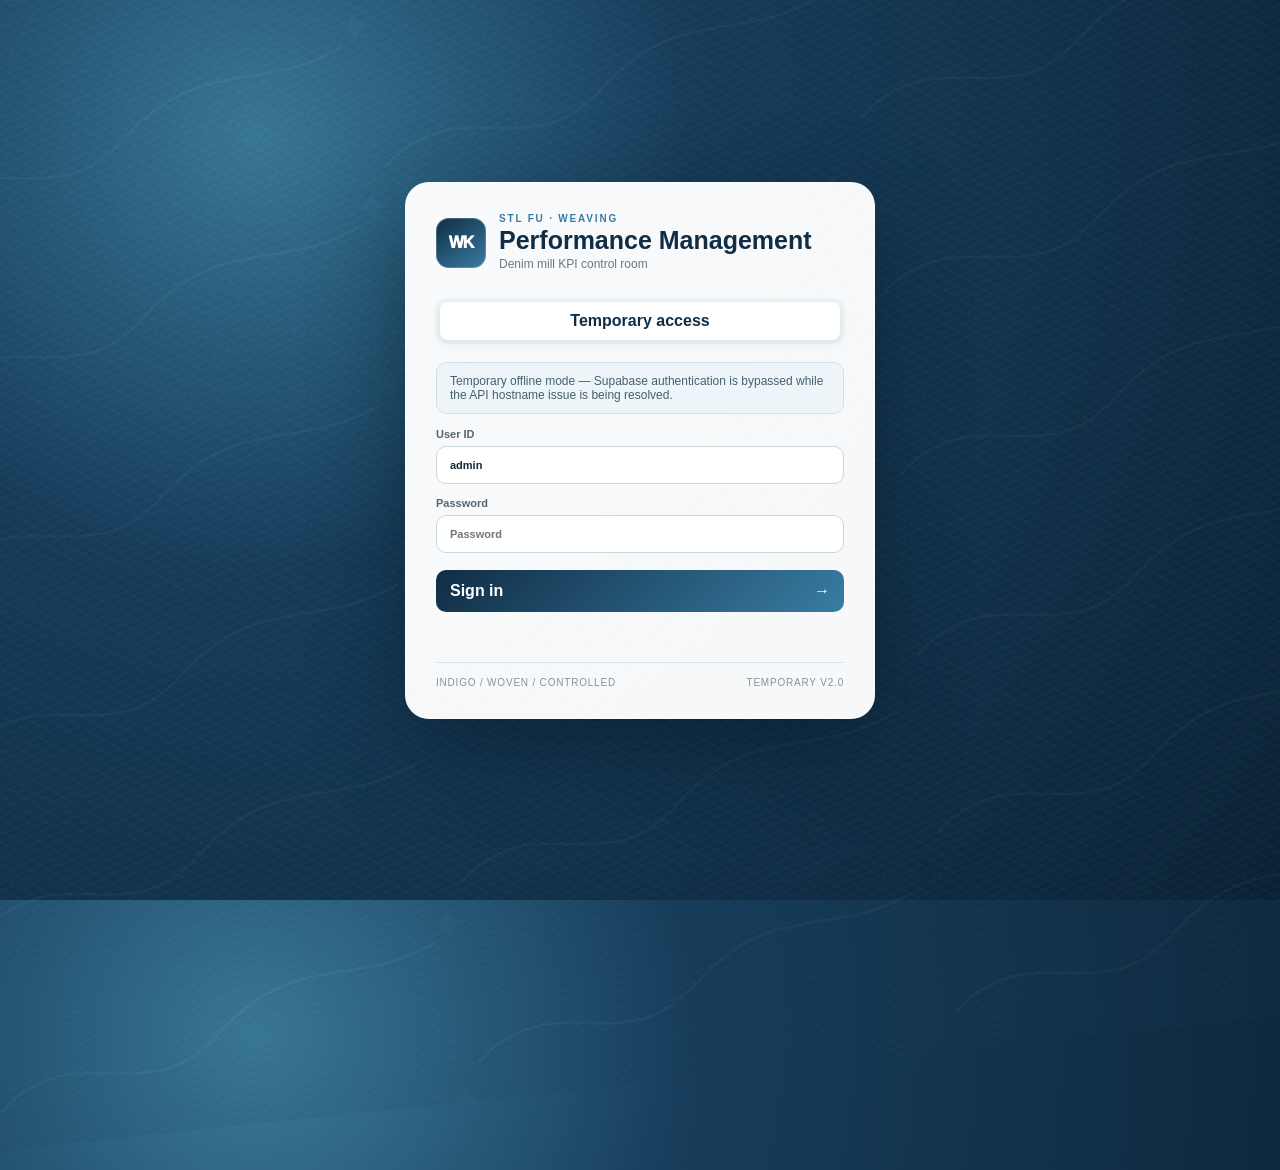
<file: index.html>
<!doctype html>
<html lang="en">
<head>
<meta charset="utf-8"><meta name="viewport" content="width=device-width,initial-scale=1,viewport-fit=cover">
<meta name="theme-color" content="#102d46"><meta name="description" content="STL FU Weaving KPI Management System">
<title>STL FU · Weaving KPI</title><link rel="stylesheet" href="style.css">
</head>
<body class="auth-body">
<div class="auth-shell"><div class="auth-texture"></div><div class="auth-card">
  <div class="brand-lockup"><div class="brand-mark">WK</div><div><div class="eyebrow">STL FU · WEAVING</div><h1>Performance Management</h1><p>Denim mill KPI control room</p></div></div>
  <div class="auth-tabs"><button class="auth-tab active" type="button">Temporary access</button></div>
  <div class="notice" style="display:block;margin-bottom:14px">Temporary offline mode — Supabase authentication is bypassed while the API hostname issue is being resolved.</div>
  <form id="loginForm" class="auth-form">
    <label>User ID<input id="loginId" type="text" autocomplete="username" required value="admin"></label>
    <label>Password<input id="loginPassword" type="password" autocomplete="current-password" required placeholder="Password"></label>
    <button class="primary-btn" type="submit">Sign in <span>→</span></button>
    <div id="loginError" class="form-error"></div>
  </form>
  <div class="auth-foot"><span>Indigo / Woven / Controlled</span><span>Temporary v2.0</span></div>
</div></div>
<script>
const FIXED_ID='admin';
const FIXED_PASSWORD='STL2026';
if(localStorage.getItem('stlfu_offline_session')==='1') location.href='app.html';
document.getElementById('loginForm').addEventListener('submit',function(e){
 e.preventDefault();
 const id=document.getElementById('loginId').value.trim();
 const pw=document.getElementById('loginPassword').value;
 const err=document.getElementById('loginError');
 if(id===FIXED_ID && pw===FIXED_PASSWORD){localStorage.setItem('stlfu_offline_session','1');location.href='app.html';}
 else err.textContent='Invalid User ID or Password.';
});
</script>
</body></html>
</file>
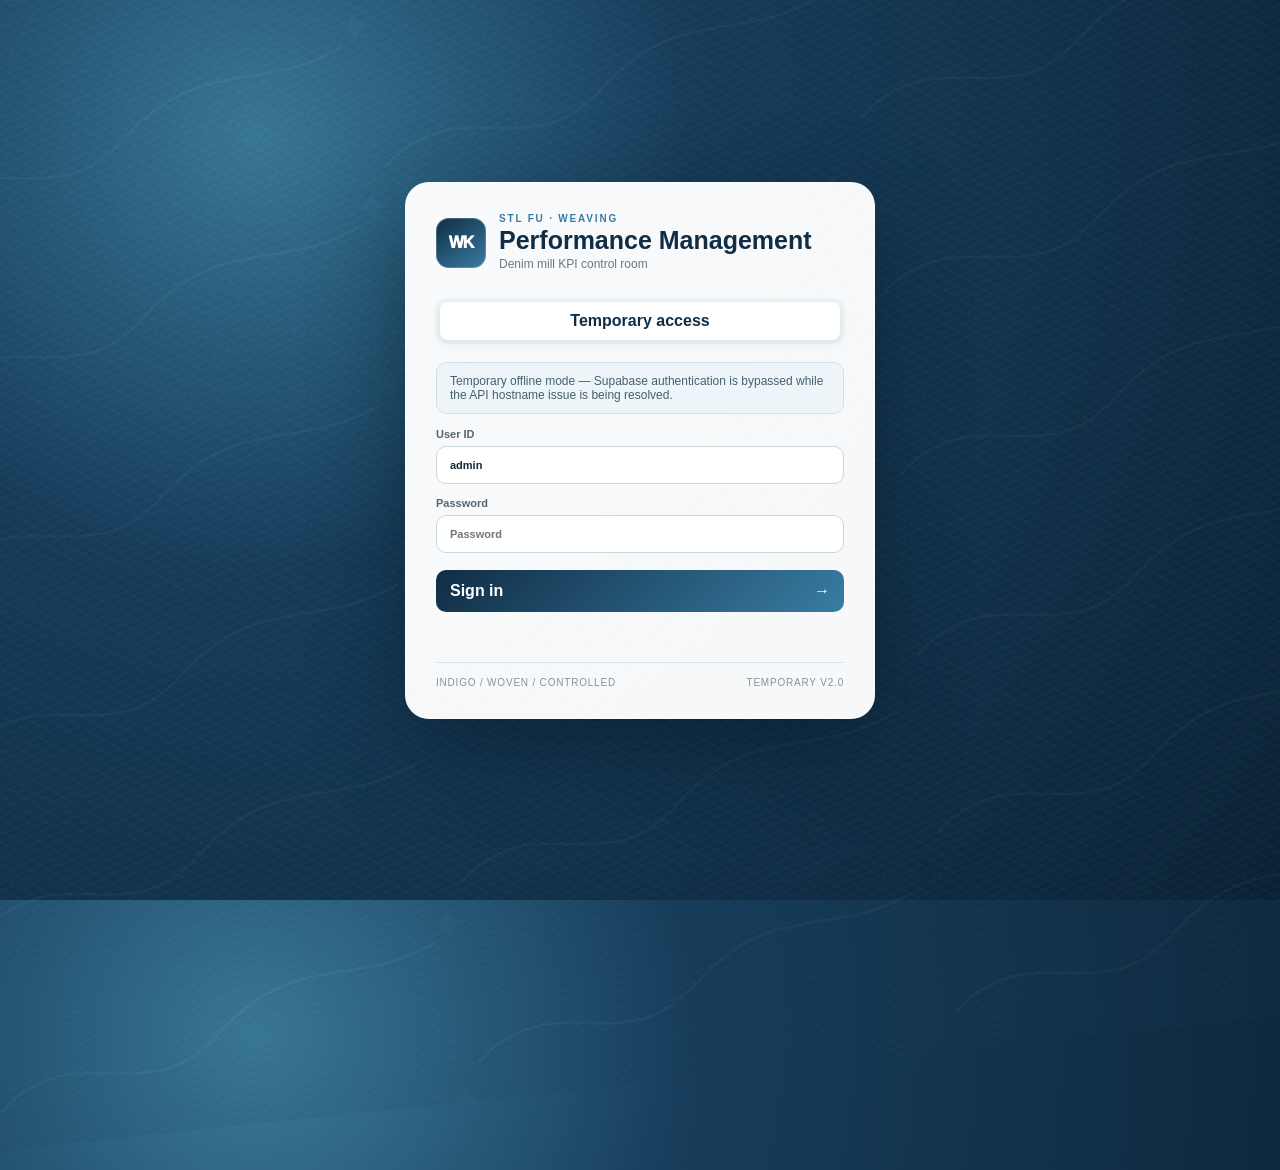
<file: app.html>
<!doctype html>
<html lang="en">
<head>
<meta charset="utf-8"><meta name="viewport" content="width=device-width,initial-scale=1,viewport-fit=cover">
<meta name="theme-color" content="#102d46"><title>STL FU · Weaving KPI</title>
<link rel="stylesheet" href="style.css"><script src="offline-data.js"></script>
</head>
<body class="app-body">
<header class="topbar"><div class="topbar-inner"><button id="menuToggle" class="menu-toggle" aria-expanded="false">☰</button><a class="brand" href="#"><span class="brand-mark sm">WK</span><span><b>STL FU</b><em>WEAVING KPI</em></span></a><div id="topMeta" class="top-meta"></div><button id="logout" class="logout-btn">Sign out</button></div></header>
<nav id="mainNav" class="main-nav"></nav>
<main class="page"><div id="appMessage"></div><section id="dashboard" class="panel"></section><section id="operator" class="panel" hidden></section><section id="daily" class="panel" hidden></section><section id="faults" class="panel" hidden></section><section id="masters" class="panel" hidden></section><section id="users" class="panel" hidden></section></main>
<footer class="site-foot"><span>STL FU · Weaving KPI</span><span>Excel-aligned · Offline temporary mode</span></footer>
<script src="app.js"></script></body></html>
</file>
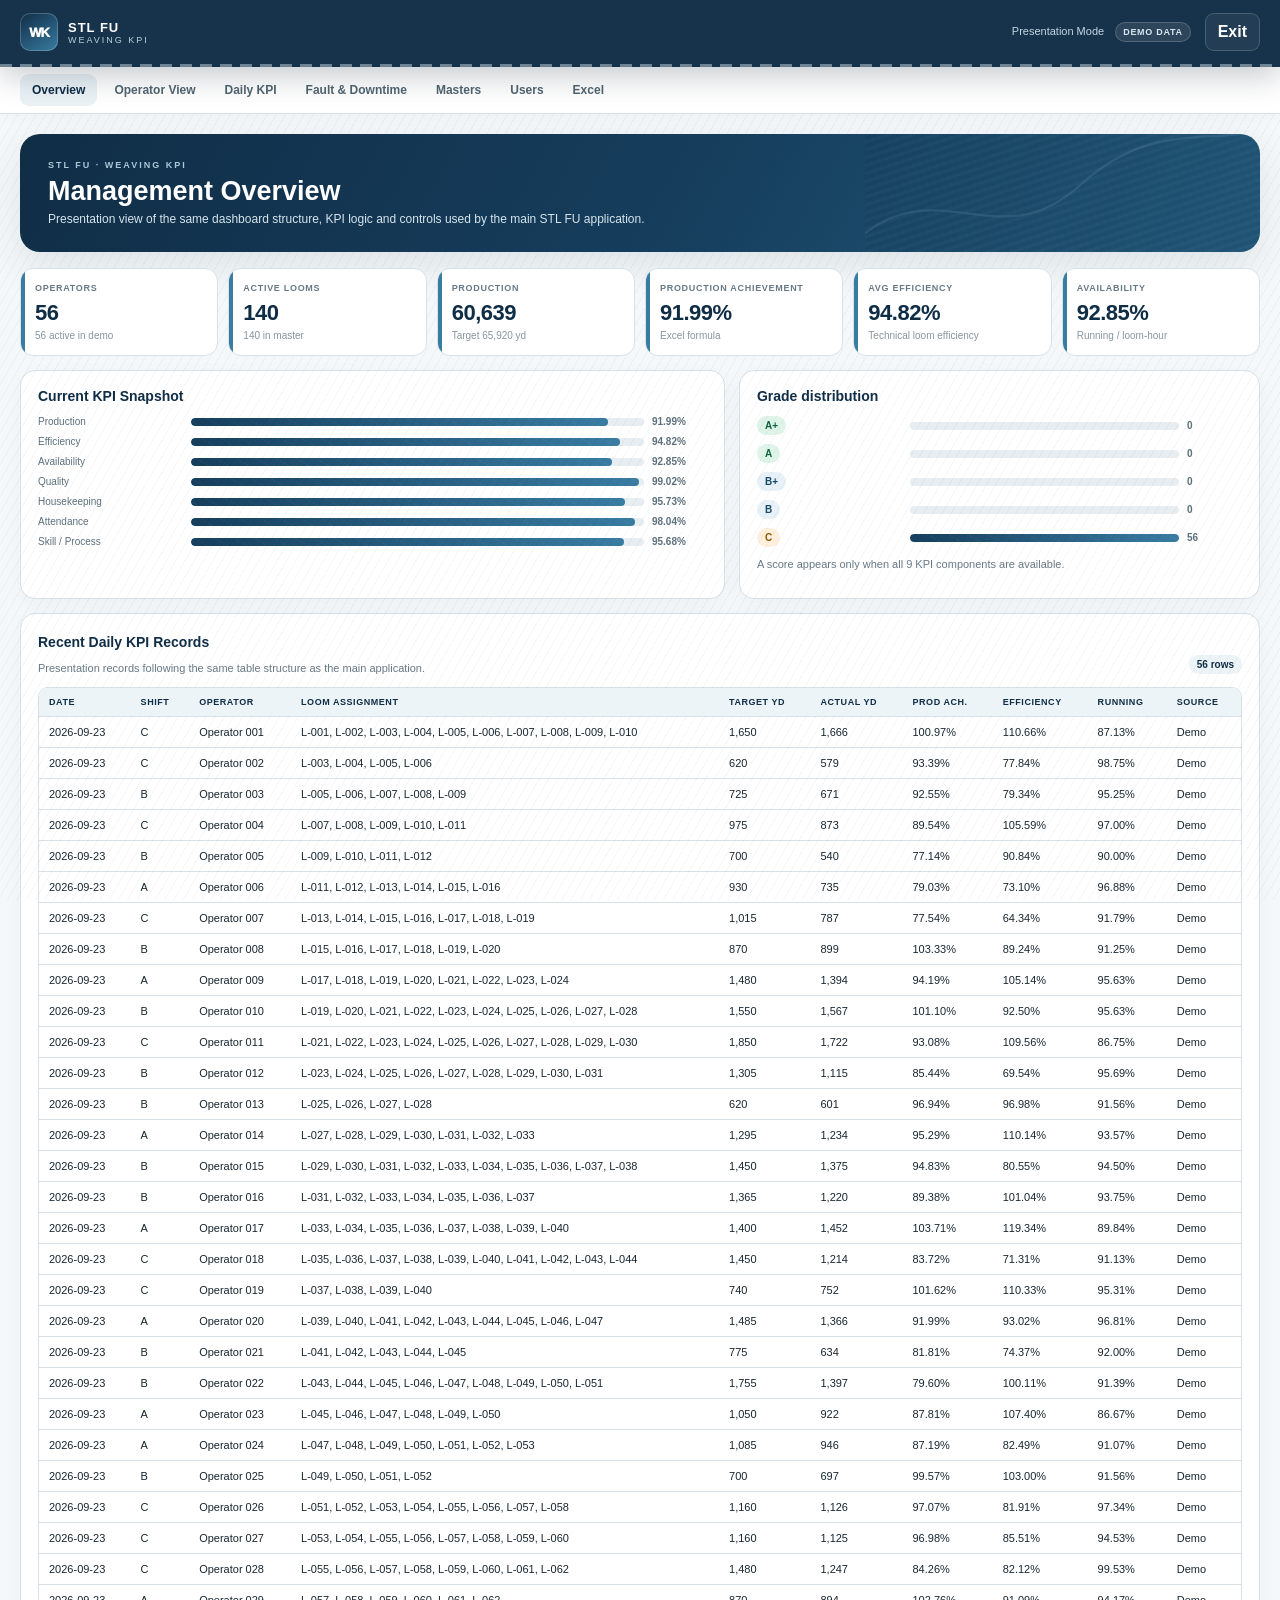
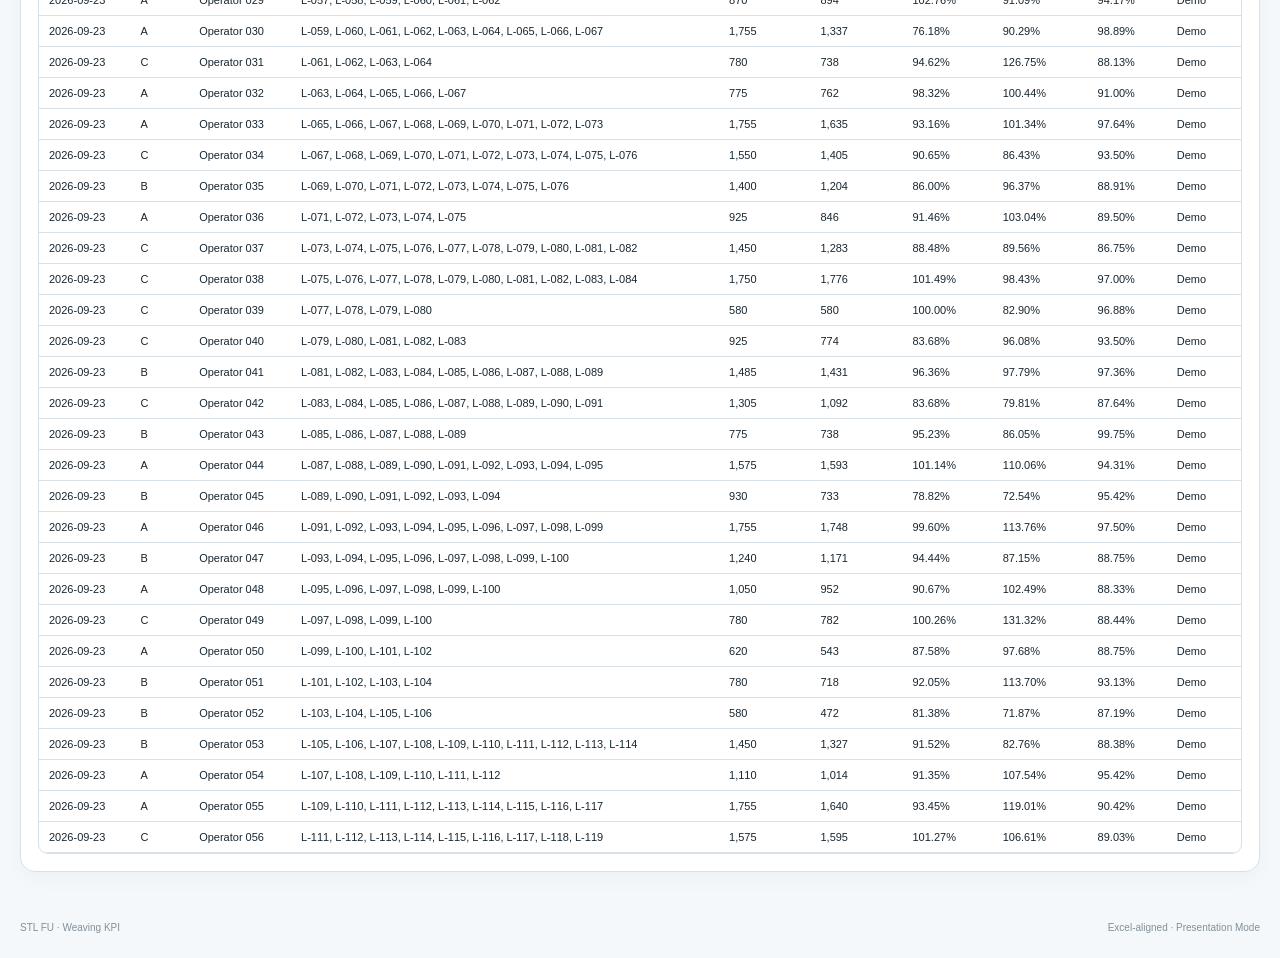
<file: presentation-demo.html>
<!doctype html>
<html lang="en">
<head>
<meta charset="utf-8">
<meta name="viewport" content="width=device-width,initial-scale=1,viewport-fit=cover">
<meta name="theme-color" content="#102d46">
<title>STL FU · Weaving KPI</title>
<link rel="stylesheet" href="style.css">
<style>
/* Presentation-only: the production stylesheet is otherwise used unchanged. */
.demo-pill{display:inline-flex;align-items:center;margin-left:8px;padding:4px 7px;border-radius:999px;background:#ffffff18;border:1px solid #ffffff2d;color:#d7e7ef;font-size:9px;font-weight:900;letter-spacing:.7px}
</style>
</head>
<body class="app-body">
<header class="topbar">
  <div class="topbar-inner">
    <button id="menuToggle" class="menu-toggle" aria-expanded="false">☰</button>
    <a class="brand" href="#" onclick="return false">
      <span class="brand-mark sm">WK</span>
      <span><b>STL FU</b><em>WEAVING KPI</em></span>
    </a>
    <div id="topMeta" class="top-meta">Presentation Mode <span class="demo-pill">DEMO DATA</span></div>
    <button id="logout" class="logout-btn" onclick="location.href='index.html'">Exit</button>
  </div>
</header>
<nav id="mainNav" class="main-nav"></nav>
<main class="page">
  <div id="appMessage"></div>
  <section id="dashboard" class="panel"></section>
  <section id="operator" class="panel" hidden></section>
  <section id="daily" class="panel" hidden></section>
  <section id="faults" class="panel" hidden></section>
  <section id="masters" class="panel" hidden></section>
  <section id="users" class="panel" hidden></section>
  <section id="excel" class="panel" hidden></section>
</main>
<footer class="site-foot"><span>STL FU · Weaving KPI</span><span>Excel-aligned · Presentation Mode</span></footer>

<script>
const DEMO = {"operators": [{"employee_id": "STL-DEMO-001", "operator_name": "Operator 001", "designation": "Weaving Operator", "department": "Weaving", "active": true}, {"employee_id": "STL-DEMO-002", "operator_name": "Operator 002", "designation": "Weaving Operator", "department": "Weaving", "active": true}, {"employee_id": "STL-DEMO-003", "operator_name": "Operator 003", "designation": "Weaving Operator", "department": "Weaving", "active": true}, {"employee_id": "STL-DEMO-004", "operator_name": "Operator 004", "designation": "Weaving Operator", "department": "Weaving", "active": true}, {"employee_id": "STL-DEMO-005", "operator_name": "Operator 005", "designation": "Weaving Operator", "department": "Weaving", "active": true}, {"employee_id": "STL-DEMO-006", "operator_name": "Operator 006", "designation": "Weaving Operator", "department": "Weaving", "active": true}, {"employee_id": "STL-DEMO-007", "operator_name": "Operator 007", "designation": "Weaving Operator", "department": "Weaving", "active": true}, {"employee_id": "STL-DEMO-008", "operator_name": "Operator 008", "designation": "Weaving Operator", "department": "Weaving", "active": true}, {"employee_id": "STL-DEMO-009", "operator_name": "Operator 009", "designation": "Weaving Operator", "department": "Weaving", "active": true}, {"employee_id": "STL-DEMO-010", "operator_name": "Operator 010", "designation": "Weaving Operator", "department": "Weaving", "active": true}, {"employee_id": "STL-DEMO-011", "operator_name": "Operator 011", "designation": "Weaving Operator", "department": "Weaving", "active": true}, {"employee_id": "STL-DEMO-012", "operator_name": "Operator 012", "designation": "Weaving Operator", "department": "Weaving", "active": true}, {"employee_id": "STL-DEMO-013", "operator_name": "Operator 013", "designation": "Weaving Operator", "department": "Weaving", "active": true}, {"employee_id": "STL-DEMO-014", "operator_name": "Operator 014", "designation": "Weaving Operator", "department": "Weaving", "active": true}, {"employee_id": "STL-DEMO-015", "operator_name": "Operator 015", "designation": "Weaving Operator", "department": "Weaving", "active": true}, {"employee_id": "STL-DEMO-016", "operator_name": "Operator 016", "designation": "Weaving Operator", "department": "Weaving", "active": true}, {"employee_id": "STL-DEMO-017", "operator_name": "Operator 017", "designation": "Weaving Operator", "department": "Weaving", "active": true}, {"employee_id": "STL-DEMO-018", "operator_name": "Operator 018", "designation": "Weaving Operator", "department": "Weaving", "active": true}, {"employee_id": "STL-DEMO-019", "operator_name": "Operator 019", "designation": "Weaving Operator", "department": "Weaving", "active": true}, {"employee_id": "STL-DEMO-020", "operator_name": "Operator 020", "designation": "Weaving Operator", "department": "Weaving", "active": true}, {"employee_id": "STL-DEMO-021", "operator_name": "Operator 021", "designation": "Weaving Operator", "department": "Weaving", "active": true}, {"employee_id": "STL-DEMO-022", "operator_name": "Operator 022", "designation": "Weaving Operator", "department": "Weaving", "active": true}, {"employee_id": "STL-DEMO-023", "operator_name": "Operator 023", "designation": "Weaving Operator", "department": "Weaving", "active": true}, {"employee_id": "STL-DEMO-024", "operator_name": "Operator 024", "designation": "Weaving Operator", "department": "Weaving", "active": true}, {"employee_id": "STL-DEMO-025", "operator_name": "Operator 025", "designation": "Weaving Operator", "department": "Weaving", "active": true}, {"employee_id": "STL-DEMO-026", "operator_name": "Operator 026", "designation": "Weaving Operator", "department": "Weaving", "active": true}, {"employee_id": "STL-DEMO-027", "operator_name": "Operator 027", "designation": "Weaving Operator", "department": "Weaving", "active": true}, {"employee_id": "STL-DEMO-028", "operator_name": "Operator 028", "designation": "Weaving Operator", "department": "Weaving", "active": true}, {"employee_id": "STL-DEMO-029", "operator_name": "Operator 029", "designation": "Weaving Operator", "department": "Weaving", "active": true}, {"employee_id": "STL-DEMO-030", "operator_name": "Operator 030", "designation": "Weaving Operator", "department": "Weaving", "active": true}, {"employee_id": "STL-DEMO-031", "operator_name": "Operator 031", "designation": "Weaving Operator", "department": "Weaving", "active": true}, {"employee_id": "STL-DEMO-032", "operator_name": "Operator 032", "designation": "Weaving Operator", "department": "Weaving", "active": true}, {"employee_id": "STL-DEMO-033", "operator_name": "Operator 033", "designation": "Weaving Operator", "department": "Weaving", "active": true}, {"employee_id": "STL-DEMO-034", "operator_name": "Operator 034", "designation": "Weaving Operator", "department": "Weaving", "active": true}, {"employee_id": "STL-DEMO-035", "operator_name": "Operator 035", "designation": "Weaving Operator", "department": "Weaving", "active": true}, {"employee_id": "STL-DEMO-036", "operator_name": "Operator 036", "designation": "Weaving Operator", "department": "Weaving", "active": true}, {"employee_id": "STL-DEMO-037", "operator_name": "Operator 037", "designation": "Weaving Operator", "department": "Weaving", "active": true}, {"employee_id": "STL-DEMO-038", "operator_name": "Operator 038", "designation": "Weaving Operator", "department": "Weaving", "active": true}, {"employee_id": "STL-DEMO-039", "operator_name": "Operator 039", "designation": "Weaving Operator", "department": "Weaving", "active": true}, {"employee_id": "STL-DEMO-040", "operator_name": "Operator 040", "designation": "Weaving Operator", "department": "Weaving", "active": true}, {"employee_id": "STL-DEMO-041", "operator_name": "Operator 041", "designation": "Weaving Operator", "department": "Weaving", "active": true}, {"employee_id": "STL-DEMO-042", "operator_name": "Operator 042", "designation": "Weaving Operator", "department": "Weaving", "active": true}, {"employee_id": "STL-DEMO-043", "operator_name": "Operator 043", "designation": "Weaving Operator", "department": "Weaving", "active": true}, {"employee_id": "STL-DEMO-044", "operator_name": "Operator 044", "designation": "Weaving Operator", "department": "Weaving", "active": true}, {"employee_id": "STL-DEMO-045", "operator_name": "Operator 045", "designation": "Weaving Operator", "department": "Weaving", "active": true}, {"employee_id": "STL-DEMO-046", "operator_name": "Operator 046", "designation": "Weaving Operator", "department": "Weaving", "active": true}, {"employee_id": "STL-DEMO-047", "operator_name": "Operator 047", "designation": "Weaving Operator", "department": "Weaving", "active": true}, {"employee_id": "STL-DEMO-048", "operator_name": "Operator 048", "designation": "Weaving Operator", "department": "Weaving", "active": true}, {"employee_id": "STL-DEMO-049", "operator_name": "Operator 049", "designation": "Weaving Operator", "department": "Weaving", "active": true}, {"employee_id": "STL-DEMO-050", "operator_name": "Operator 050", "designation": "Weaving Operator", "department": "Weaving", "active": true}, {"employee_id": "STL-DEMO-051", "operator_name": "Operator 051", "designation": "Weaving Operator", "department": "Weaving", "active": true}, {"employee_id": "STL-DEMO-052", "operator_name": "Operator 052", "designation": "Weaving Operator", "department": "Weaving", "active": true}, {"employee_id": "STL-DEMO-053", "operator_name": "Operator 053", "designation": "Weaving Operator", "department": "Weaving", "active": true}, {"employee_id": "STL-DEMO-054", "operator_name": "Operator 054", "designation": "Weaving Operator", "department": "Weaving", "active": true}, {"employee_id": "STL-DEMO-055", "operator_name": "Operator 055", "designation": "Weaving Operator", "department": "Weaving", "active": true}, {"employee_id": "STL-DEMO-056", "operator_name": "Operator 056", "designation": "Weaving Operator", "department": "Weaving", "active": true}], "looms": [{"loom_code": "L-001", "loom_type": "AIRJET", "rpm": 532, "width": 190, "active": true}, {"loom_code": "L-002", "loom_type": "RAPIER", "rpm": 544, "width": 190, "active": true}, {"loom_code": "L-003", "loom_type": "AIRJET", "rpm": 556, "width": 210, "active": true}, {"loom_code": "L-004", "loom_type": "RAPIER", "rpm": 568, "width": 190, "active": true}, {"loom_code": "L-005", "loom_type": "AIRJET", "rpm": 580, "width": 190, "active": true}, {"loom_code": "L-006", "loom_type": "RAPIER", "rpm": 592, "width": 210, "active": true}, {"loom_code": "L-007", "loom_type": "AIRJET", "rpm": 604, "width": 190, "active": true}, {"loom_code": "L-008", "loom_type": "RAPIER", "rpm": 616, "width": 190, "active": true}, {"loom_code": "L-009", "loom_type": "AIRJET", "rpm": 520, "width": 210, "active": true}, {"loom_code": "L-010", "loom_type": "RAPIER", "rpm": 532, "width": 190, "active": true}, {"loom_code": "L-011", "loom_type": "AIRJET", "rpm": 544, "width": 190, "active": true}, {"loom_code": "L-012", "loom_type": "RAPIER", "rpm": 556, "width": 210, "active": true}, {"loom_code": "L-013", "loom_type": "AIRJET", "rpm": 568, "width": 190, "active": true}, {"loom_code": "L-014", "loom_type": "RAPIER", "rpm": 580, "width": 190, "active": true}, {"loom_code": "L-015", "loom_type": "AIRJET", "rpm": 592, "width": 210, "active": true}, {"loom_code": "L-016", "loom_type": "RAPIER", "rpm": 604, "width": 190, "active": true}, {"loom_code": "L-017", "loom_type": "AIRJET", "rpm": 616, "width": 190, "active": true}, {"loom_code": "L-018", "loom_type": "RAPIER", "rpm": 520, "width": 210, "active": true}, {"loom_code": "L-019", "loom_type": "AIRJET", "rpm": 532, "width": 190, "active": true}, {"loom_code": "L-020", "loom_type": "RAPIER", "rpm": 544, "width": 190, "active": true}, {"loom_code": "L-021", "loom_type": "AIRJET", "rpm": 556, "width": 210, "active": true}, {"loom_code": "L-022", "loom_type": "RAPIER", "rpm": 568, "width": 190, "active": true}, {"loom_code": "L-023", "loom_type": "AIRJET", "rpm": 580, "width": 190, "active": true}, {"loom_code": "L-024", "loom_type": "RAPIER", "rpm": 592, "width": 210, "active": true}, {"loom_code": "L-025", "loom_type": "AIRJET", "rpm": 604, "width": 190, "active": true}, {"loom_code": "L-026", "loom_type": "RAPIER", "rpm": 616, "width": 190, "active": true}, {"loom_code": "L-027", "loom_type": "AIRJET", "rpm": 520, "width": 210, "active": true}, {"loom_code": "L-028", "loom_type": "RAPIER", "rpm": 532, "width": 190, "active": true}, {"loom_code": "L-029", "loom_type": "AIRJET", "rpm": 544, "width": 190, "active": true}, {"loom_code": "L-030", "loom_type": "RAPIER", "rpm": 556, "width": 210, "active": true}, {"loom_code": "L-031", "loom_type": "AIRJET", "rpm": 568, "width": 190, "active": true}, {"loom_code": "L-032", "loom_type": "RAPIER", "rpm": 580, "width": 190, "active": true}, {"loom_code": "L-033", "loom_type": "AIRJET", "rpm": 592, "width": 210, "active": true}, {"loom_code": "L-034", "loom_type": "RAPIER", "rpm": 604, "width": 190, "active": true}, {"loom_code": "L-035", "loom_type": "AIRJET", "rpm": 616, "width": 190, "active": true}, {"loom_code": "L-036", "loom_type": "RAPIER", "rpm": 520, "width": 210, "active": true}, {"loom_code": "L-037", "loom_type": "AIRJET", "rpm": 532, "width": 190, "active": true}, {"loom_code": "L-038", "loom_type": "RAPIER", "rpm": 544, "width": 190, "active": true}, {"loom_code": "L-039", "loom_type": "AIRJET", "rpm": 556, "width": 210, "active": true}, {"loom_code": "L-040", "loom_type": "RAPIER", "rpm": 568, "width": 190, "active": true}, {"loom_code": "L-041", "loom_type": "AIRJET", "rpm": 580, "width": 190, "active": true}, {"loom_code": "L-042", "loom_type": "RAPIER", "rpm": 592, "width": 210, "active": true}, {"loom_code": "L-043", "loom_type": "AIRJET", "rpm": 604, "width": 190, "active": true}, {"loom_code": "L-044", "loom_type": "RAPIER", "rpm": 616, "width": 190, "active": true}, {"loom_code": "L-045", "loom_type": "AIRJET", "rpm": 520, "width": 210, "active": true}, {"loom_code": "L-046", "loom_type": "RAPIER", "rpm": 532, "width": 190, "active": true}, {"loom_code": "L-047", "loom_type": "AIRJET", "rpm": 544, "width": 190, "active": true}, {"loom_code": "L-048", "loom_type": "RAPIER", "rpm": 556, "width": 210, "active": true}, {"loom_code": "L-049", "loom_type": "AIRJET", "rpm": 568, "width": 190, "active": true}, {"loom_code": "L-050", "loom_type": "RAPIER", "rpm": 580, "width": 190, "active": true}, {"loom_code": "L-051", "loom_type": "AIRJET", "rpm": 592, "width": 210, "active": true}, {"loom_code": "L-052", "loom_type": "RAPIER", "rpm": 604, "width": 190, "active": true}, {"loom_code": "L-053", "loom_type": "AIRJET", "rpm": 616, "width": 190, "active": true}, {"loom_code": "L-054", "loom_type": "RAPIER", "rpm": 520, "width": 210, "active": true}, {"loom_code": "L-055", "loom_type": "AIRJET", "rpm": 532, "width": 190, "active": true}, {"loom_code": "L-056", "loom_type": "RAPIER", "rpm": 544, "width": 190, "active": true}, {"loom_code": "L-057", "loom_type": "AIRJET", "rpm": 556, "width": 210, "active": true}, {"loom_code": "L-058", "loom_type": "RAPIER", "rpm": 568, "width": 190, "active": true}, {"loom_code": "L-059", "loom_type": "AIRJET", "rpm": 580, "width": 190, "active": true}, {"loom_code": "L-060", "loom_type": "RAPIER", "rpm": 592, "width": 210, "active": true}, {"loom_code": "L-061", "loom_type": "AIRJET", "rpm": 604, "width": 190, "active": true}, {"loom_code": "L-062", "loom_type": "RAPIER", "rpm": 616, "width": 190, "active": true}, {"loom_code": "L-063", "loom_type": "AIRJET", "rpm": 520, "width": 210, "active": true}, {"loom_code": "L-064", "loom_type": "RAPIER", "rpm": 532, "width": 190, "active": true}, {"loom_code": "L-065", "loom_type": "AIRJET", "rpm": 544, "width": 190, "active": true}, {"loom_code": "L-066", "loom_type": "RAPIER", "rpm": 556, "width": 210, "active": true}, {"loom_code": "L-067", "loom_type": "AIRJET", "rpm": 568, "width": 190, "active": true}, {"loom_code": "L-068", "loom_type": "RAPIER", "rpm": 580, "width": 190, "active": true}, {"loom_code": "L-069", "loom_type": "AIRJET", "rpm": 592, "width": 210, "active": true}, {"loom_code": "L-070", "loom_type": "RAPIER", "rpm": 604, "width": 190, "active": true}, {"loom_code": "L-071", "loom_type": "AIRJET", "rpm": 616, "width": 190, "active": true}, {"loom_code": "L-072", "loom_type": "RAPIER", "rpm": 520, "width": 210, "active": true}, {"loom_code": "L-073", "loom_type": "AIRJET", "rpm": 532, "width": 190, "active": true}, {"loom_code": "L-074", "loom_type": "RAPIER", "rpm": 544, "width": 190, "active": true}, {"loom_code": "L-075", "loom_type": "AIRJET", "rpm": 556, "width": 210, "active": true}, {"loom_code": "L-076", "loom_type": "RAPIER", "rpm": 568, "width": 190, "active": true}, {"loom_code": "L-077", "loom_type": "AIRJET", "rpm": 580, "width": 190, "active": true}, {"loom_code": "L-078", "loom_type": "RAPIER", "rpm": 592, "width": 210, "active": true}, {"loom_code": "L-079", "loom_type": "AIRJET", "rpm": 604, "width": 190, "active": true}, {"loom_code": "L-080", "loom_type": "RAPIER", "rpm": 616, "width": 190, "active": true}, {"loom_code": "L-081", "loom_type": "AIRJET", "rpm": 520, "width": 210, "active": true}, {"loom_code": "L-082", "loom_type": "RAPIER", "rpm": 532, "width": 190, "active": true}, {"loom_code": "L-083", "loom_type": "AIRJET", "rpm": 544, "width": 190, "active": true}, {"loom_code": "L-084", "loom_type": "RAPIER", "rpm": 556, "width": 210, "active": true}, {"loom_code": "L-085", "loom_type": "AIRJET", "rpm": 568, "width": 190, "active": true}, {"loom_code": "L-086", "loom_type": "RAPIER", "rpm": 580, "width": 190, "active": true}, {"loom_code": "L-087", "loom_type": "AIRJET", "rpm": 592, "width": 210, "active": true}, {"loom_code": "L-088", "loom_type": "RAPIER", "rpm": 604, "width": 190, "active": true}, {"loom_code": "L-089", "loom_type": "AIRJET", "rpm": 616, "width": 190, "active": true}, {"loom_code": "L-090", "loom_type": "RAPIER", "rpm": 520, "width": 210, "active": true}, {"loom_code": "L-091", "loom_type": "AIRJET", "rpm": 532, "width": 190, "active": true}, {"loom_code": "L-092", "loom_type": "RAPIER", "rpm": 544, "width": 190, "active": true}, {"loom_code": "L-093", "loom_type": "AIRJET", "rpm": 556, "width": 210, "active": true}, {"loom_code": "L-094", "loom_type": "RAPIER", "rpm": 568, "width": 190, "active": true}, {"loom_code": "L-095", "loom_type": "AIRJET", "rpm": 580, "width": 190, "active": true}, {"loom_code": "L-096", "loom_type": "RAPIER", "rpm": 592, "width": 210, "active": true}, {"loom_code": "L-097", "loom_type": "AIRJET", "rpm": 604, "width": 190, "active": true}, {"loom_code": "L-098", "loom_type": "RAPIER", "rpm": 616, "width": 190, "active": true}, {"loom_code": "L-099", "loom_type": "AIRJET", "rpm": 520, "width": 210, "active": true}, {"loom_code": "L-100", "loom_type": "RAPIER", "rpm": 532, "width": 190, "active": true}, {"loom_code": "L-101", "loom_type": "AIRJET", "rpm": 544, "width": 190, "active": true}, {"loom_code": "L-102", "loom_type": "RAPIER", "rpm": 556, "width": 210, "active": true}, {"loom_code": "L-103", "loom_type": "AIRJET", "rpm": 568, "width": 190, "active": true}, {"loom_code": "L-104", "loom_type": "RAPIER", "rpm": 580, "width": 190, "active": true}, {"loom_code": "L-105", "loom_type": "AIRJET", "rpm": 592, "width": 210, "active": true}, {"loom_code": "L-106", "loom_type": "RAPIER", "rpm": 604, "width": 190, "active": true}, {"loom_code": "L-107", "loom_type": "AIRJET", "rpm": 616, "width": 190, "active": true}, {"loom_code": "L-108", "loom_type": "RAPIER", "rpm": 520, "width": 210, "active": true}, {"loom_code": "L-109", "loom_type": "AIRJET", "rpm": 532, "width": 190, "active": true}, {"loom_code": "L-110", "loom_type": "RAPIER", "rpm": 544, "width": 190, "active": true}, {"loom_code": "L-111", "loom_type": "AIRJET", "rpm": 556, "width": 210, "active": true}, {"loom_code": "L-112", "loom_type": "RAPIER", "rpm": 568, "width": 190, "active": true}, {"loom_code": "L-113", "loom_type": "AIRJET", "rpm": 580, "width": 190, "active": true}, {"loom_code": "L-114", "loom_type": "RAPIER", "rpm": 592, "width": 210, "active": true}, {"loom_code": "L-115", "loom_type": "AIRJET", "rpm": 604, "width": 190, "active": true}, {"loom_code": "L-116", "loom_type": "RAPIER", "rpm": 616, "width": 190, "active": true}, {"loom_code": "L-117", "loom_type": "AIRJET", "rpm": 520, "width": 210, "active": true}, {"loom_code": "L-118", "loom_type": "RAPIER", "rpm": 532, "width": 190, "active": true}, {"loom_code": "L-119", "loom_type": "AIRJET", "rpm": 544, "width": 190, "active": true}, {"loom_code": "L-120", "loom_type": "RAPIER", "rpm": 556, "width": 210, "active": true}, {"loom_code": "L-121", "loom_type": "AIRJET", "rpm": 568, "width": 190, "active": true}, {"loom_code": "L-122", "loom_type": "RAPIER", "rpm": 580, "width": 190, "active": true}, {"loom_code": "L-123", "loom_type": "AIRJET", "rpm": 592, "width": 210, "active": true}, {"loom_code": "L-124", "loom_type": "RAPIER", "rpm": 604, "width": 190, "active": true}, {"loom_code": "L-125", "loom_type": "AIRJET", "rpm": 616, "width": 190, "active": true}, {"loom_code": "L-126", "loom_type": "RAPIER", "rpm": 520, "width": 210, "active": true}, {"loom_code": "L-127", "loom_type": "AIRJET", "rpm": 532, "width": 190, "active": true}, {"loom_code": "L-128", "loom_type": "RAPIER", "rpm": 544, "width": 190, "active": true}, {"loom_code": "L-129", "loom_type": "AIRJET", "rpm": 556, "width": 210, "active": true}, {"loom_code": "L-130", "loom_type": "RAPIER", "rpm": 568, "width": 190, "active": true}, {"loom_code": "L-131", "loom_type": "AIRJET", "rpm": 580, "width": 190, "active": true}, {"loom_code": "L-132", "loom_type": "RAPIER", "rpm": 592, "width": 210, "active": true}, {"loom_code": "L-133", "loom_type": "AIRJET", "rpm": 604, "width": 190, "active": true}, {"loom_code": "L-134", "loom_type": "RAPIER", "rpm": 616, "width": 190, "active": true}, {"loom_code": "L-135", "loom_type": "AIRJET", "rpm": 520, "width": 210, "active": true}, {"loom_code": "L-136", "loom_type": "RAPIER", "rpm": 532, "width": 190, "active": true}, {"loom_code": "L-137", "loom_type": "AIRJET", "rpm": 544, "width": 190, "active": true}, {"loom_code": "L-138", "loom_type": "RAPIER", "rpm": 556, "width": 210, "active": true}, {"loom_code": "L-139", "loom_type": "AIRJET", "rpm": 568, "width": 190, "active": true}, {"loom_code": "L-140", "loom_type": "RAPIER", "rpm": 580, "width": 190, "active": true}], "faultMaster": [{"code": "WARP-01", "category": "Warp", "name": "Warp Break", "severity": "Medium", "responsibility": "Operator"}, {"code": "WEFT-01", "category": "Weft", "name": "Weft Break", "severity": "Medium", "responsibility": "Operator"}, {"code": "WEFT-02", "category": "Weft", "name": "Missing Pick", "severity": "High", "responsibility": "Operator"}, {"code": "FAB-01", "category": "Fabric", "name": "Thick Place", "severity": "Medium", "responsibility": "Process"}, {"code": "FAB-02", "category": "Fabric", "name": "Thin Place", "severity": "Medium", "responsibility": "Process"}, {"code": "FAB-03", "category": "Fabric", "name": "Slub / Foreign Matter", "severity": "Medium", "responsibility": "Material"}, {"code": "MARK-01", "category": "Mark", "name": "Stop Mark", "severity": "High", "responsibility": "Operator"}, {"code": "MARK-02", "category": "Mark", "name": "Start Mark", "severity": "High", "responsibility": "Operator"}, {"code": "EDGE-01", "category": "Edge", "name": "L. End", "severity": "Medium", "responsibility": "Operator"}, {"code": "FAB-04", "category": "Fabric", "name": "Y Mix", "severity": "High", "responsibility": "Material"}, {"code": "CONT-01", "category": "Contamination", "name": "Contamination", "severity": "High", "responsibility": "Material"}, {"code": "MACH-01", "category": "Other", "name": "Machine Stop", "severity": "Critical", "responsibility": "Machine"}, {"code": "PROC-01", "category": "Construction", "name": "Construction Variation", "severity": "Medium", "responsibility": "Process"}], "daily": [{"date": "2026-09-23", "planned": "A", "shift": "C", "status": "Changed", "operator": {"employee_id": "STL-DEMO-001", "operator_name": "Operator 001", "designation": "Weaving Operator", "department": "Weaving", "active": true}, "looms": "L-001, L-002, L-003, L-004, L-005, L-006, L-007, L-008, L-009, L-010", "rpm": 564.4, "ppi": 43.55, "target": 1650, "actual": 1666, "running": 69.7, "runningTarget": 80, "efficiency": 110.66, "rejection": 0.84, "faults": 21, "faults1000": 12.61, "downtime": 27, "downtime1000": 16.21, "housekeeping": 95, "attendance": 100, "skill": 100}, {"date": "2026-09-23", "planned": "A", "shift": "C", "status": "Normal", "operator": {"employee_id": "STL-DEMO-002", "operator_name": "Operator 002", "designation": "Weaving Operator", "department": "Weaving", "active": true}, "looms": "L-003, L-004, L-005, L-006", "rpm": 574.0, "ppi": 40.64, "target": 620, "actual": 579, "running": 31.6, "runningTarget": 32, "efficiency": 77.84, "rejection": 1.62, "faults": 20, "faults1000": 34.54, "downtime": 31, "downtime1000": 53.54, "housekeeping": 100, "attendance": 100, "skill": 90}, {"date": "2026-09-23", "planned": "C", "shift": "B", "status": "Normal", "operator": {"employee_id": "STL-DEMO-003", "operator_name": "Operator 003", "designation": "Weaving Operator", "department": "Weaving", "active": true}, "looms": "L-005, L-006, L-007, L-008, L-009", "rpm": 582.4, "ppi": 43.73, "target": 725, "actual": 671, "running": 38.1, "runningTarget": 40, "efficiency": 79.34, "rejection": 1.61, "faults": 16, "faults1000": 23.85, "downtime": 28, "downtime1000": 41.73, "housekeeping": 98, "attendance": 95, "skill": 100}, {"date": "2026-09-23", "planned": "C", "shift": "C", "status": "Normal", "operator": {"employee_id": "STL-DEMO-004", "operator_name": "Operator 004", "designation": "Weaving Operator", "department": "Weaving", "active": true}, "looms": "L-007, L-008, L-009, L-010, L-011", "rpm": 563.2, "ppi": 44.05, "target": 975, "actual": 873, "running": 38.8, "runningTarget": 40, "efficiency": 105.59, "rejection": 0.48, "faults": 10, "faults1000": 11.45, "downtime": 25, "downtime1000": 28.64, "housekeeping": 95, "attendance": 95, "skill": 90}, {"date": "2026-09-23", "planned": "B", "shift": "B", "status": "Normal", "operator": {"employee_id": "STL-DEMO-005", "operator_name": "Operator 005", "designation": "Weaving Operator", "department": "Weaving", "active": true}, "looms": "L-009, L-010, L-011, L-012", "rpm": 538.0, "ppi": 43.44, "target": 700, "actual": 540, "running": 28.8, "runningTarget": 32, "efficiency": 90.84, "rejection": 1.4, "faults": 15, "faults1000": 27.78, "downtime": 11, "downtime1000": 20.37, "housekeeping": 98, "attendance": 100, "skill": 95}, {"date": "2026-09-23", "planned": "C", "shift": "A", "status": "Normal", "operator": {"employee_id": "STL-DEMO-006", "operator_name": "Operator 006", "designation": "Weaving Operator", "department": "Weaving", "active": true}, "looms": "L-011, L-012, L-013, L-014, L-015, L-016", "rpm": 574.0, "ppi": 44.24, "target": 930, "actual": 735, "running": 46.5, "runningTarget": 48, "efficiency": 73.1, "rejection": 1.41, "faults": 12, "faults1000": 16.33, "downtime": 26, "downtime1000": 35.37, "housekeeping": 90, "attendance": 100, "skill": 95}, {"date": "2026-09-23", "planned": "A", "shift": "C", "status": "Changed", "operator": {"employee_id": "STL-DEMO-007", "operator_name": "Operator 007", "designation": "Weaving Operator", "department": "Weaving", "active": true}, "looms": "L-013, L-014, L-015, L-016, L-017, L-018, L-019", "rpm": 573.1, "ppi": 40.14, "target": 1015, "actual": 787, "running": 51.4, "runningTarget": 56, "efficiency": 64.34, "rejection": 1.38, "faults": 26, "faults1000": 33.04, "downtime": 5, "downtime1000": 6.35, "housekeeping": 90, "attendance": 100, "skill": 90}, {"date": "2026-09-23", "planned": "B", "shift": "B", "status": "Normal", "operator": {"employee_id": "STL-DEMO-008", "operator_name": "Operator 008", "designation": "Weaving Operator", "department": "Weaving", "active": true}, "looms": "L-015, L-016, L-017, L-018, L-019, L-020", "rpm": 568.0, "ppi": 41.16, "target": 870, "actual": 899, "running": 43.8, "runningTarget": 48, "efficiency": 89.24, "rejection": 0.36, "faults": 19, "faults1000": 21.13, "downtime": 17, "downtime1000": 18.91, "housekeeping": 95, "attendance": 95, "skill": 90}, {"date": "2026-09-23", "planned": "A", "shift": "A", "status": "Normal", "operator": {"employee_id": "STL-DEMO-009", "operator_name": "Operator 009", "designation": "Weaving Operator", "department": "Weaving", "active": true}, "looms": "L-017, L-018, L-019, L-020, L-021, L-022, L-023, L-024", "rpm": 563.5, "ppi": 43.35, "target": 1480, "actual": 1394, "running": 61.2, "runningTarget": 64, "efficiency": 105.14, "rejection": 0.58, "faults": 8, "faults1000": 5.74, "downtime": 31, "downtime1000": 22.24, "housekeeping": 100, "attendance": 100, "skill": 100}, {"date": "2026-09-23", "planned": "C", "shift": "B", "status": "Normal", "operator": {"employee_id": "STL-DEMO-010", "operator_name": "Operator 010", "designation": "Weaving Operator", "department": "Weaving", "active": true}, "looms": "L-019, L-020, L-021, L-022, L-023, L-024, L-025, L-026, L-027, L-028", "rpm": 564.4, "ppi": 42.48, "target": 1550, "actual": 1567, "running": 76.5, "runningTarget": 80, "efficiency": 92.5, "rejection": 1.22, "faults": 25, "faults1000": 15.95, "downtime": 20, "downtime1000": 12.76, "housekeeping": 100, "attendance": 100, "skill": 98}, {"date": "2026-09-23", "planned": "C", "shift": "C", "status": "Normal", "operator": {"employee_id": "STL-DEMO-011", "operator_name": "Operator 011", "designation": "Weaving Operator", "department": "Weaving", "active": true}, "looms": "L-021, L-022, L-023, L-024, L-025, L-026, L-027, L-028, L-029, L-030", "rpm": 566.8, "ppi": 41.71, "target": 1850, "actual": 1722, "running": 69.4, "runningTarget": 80, "efficiency": 109.56, "rejection": 0.29, "faults": 9, "faults1000": 5.23, "downtime": 26, "downtime1000": 15.1, "housekeeping": 100, "attendance": 95, "skill": 95}, {"date": "2026-09-23", "planned": "C", "shift": "B", "status": "Normal", "operator": {"employee_id": "STL-DEMO-012", "operator_name": "Operator 012", "designation": "Weaving Operator", "department": "Weaving", "active": true}, "looms": "L-023, L-024, L-025, L-026, L-027, L-028, L-029, L-030, L-031", "rpm": 568.0, "ppi": 40.68, "target": 1305, "actual": 1115, "running": 68.9, "runningTarget": 72, "efficiency": 69.54, "rejection": 1.49, "faults": 20, "faults1000": 17.94, "downtime": 33, "downtime1000": 29.6, "housekeeping": 90, "attendance": 100, "skill": 100}, {"date": "2026-09-23", "planned": "C", "shift": "B", "status": "Changed", "operator": {"employee_id": "STL-DEMO-013", "operator_name": "Operator 013", "designation": "Weaving Operator", "department": "Weaving", "active": true}, "looms": "L-025, L-026, L-027, L-028", "rpm": 568.0, "ppi": 44.76, "target": 620, "actual": 601, "running": 29.3, "runningTarget": 32, "efficiency": 96.98, "rejection": 0.29, "faults": 25, "faults1000": 41.6, "downtime": 33, "downtime1000": 54.91, "housekeeping": 90, "attendance": 100, "skill": 98}, {"date": "2026-09-23", "planned": "A", "shift": "A", "status": "Normal", "operator": {"employee_id": "STL-DEMO-014", "operator_name": "Operator 014", "designation": "Weaving Operator", "department": "Weaving", "active": true}, "looms": "L-027, L-028, L-029, L-030, L-031, L-032, L-033", "rpm": 556.0, "ppi": 43.34, "target": 1295, "actual": 1234, "running": 52.4, "runningTarget": 56, "efficiency": 110.14, "rejection": 0.99, "faults": 14, "faults1000": 11.35, "downtime": 21, "downtime1000": 17.02, "housekeeping": 90, "attendance": 100, "skill": 100}, {"date": "2026-09-23", "planned": "B", "shift": "B", "status": "Normal", "operator": {"employee_id": "STL-DEMO-015", "operator_name": "Operator 015", "designation": "Weaving Operator", "department": "Weaving", "active": true}, "looms": "L-029, L-030, L-031, L-032, L-033, L-034, L-035, L-036, L-037, L-038", "rpm": 565.6, "ppi": 41.75, "target": 1450, "actual": 1375, "running": 75.6, "runningTarget": 80, "efficiency": 80.55, "rejection": 0.7, "faults": 16, "faults1000": 11.64, "downtime": 24, "downtime1000": 17.45, "housekeeping": 95, "attendance": 100, "skill": 90}, {"date": "2026-09-23", "planned": "A", "shift": "B", "status": "Normal", "operator": {"employee_id": "STL-DEMO-016", "operator_name": "Operator 016", "designation": "Weaving Operator", "department": "Weaving", "active": true}, "looms": "L-031, L-032, L-033, L-034, L-035, L-036, L-037", "rpm": 573.1, "ppi": 41.53, "target": 1365, "actual": 1220, "running": 52.5, "runningTarget": 56, "efficiency": 101.04, "rejection": 0.64, "faults": 7, "faults1000": 5.74, "downtime": 29, "downtime1000": 23.77, "housekeeping": 95, "attendance": 100, "skill": 90}, {"date": "2026-09-23", "planned": "A", "shift": "A", "status": "Normal", "operator": {"employee_id": "STL-DEMO-017", "operator_name": "Operator 017", "designation": "Weaving Operator", "department": "Weaving", "active": true}, "looms": "L-033, L-034, L-035, L-036, L-037, L-038, L-039, L-040", "rpm": 566.5, "ppi": 44.62, "target": 1400, "actual": 1452, "running": 57.5, "runningTarget": 64, "efficiency": 119.34, "rejection": 0.26, "faults": 6, "faults1000": 4.13, "downtime": 21, "downtime1000": 14.46, "housekeeping": 100, "attendance": 95, "skill": 100}, {"date": "2026-09-23", "planned": "C", "shift": "C", "status": "Normal", "operator": {"employee_id": "STL-DEMO-018", "operator_name": "Operator 018", "designation": "Weaving Operator", "department": "Weaving", "active": true}, "looms": "L-035, L-036, L-037, L-038, L-039, L-040, L-041, L-042, L-043, L-044", "rpm": 572.8, "ppi": 40.88, "target": 1450, "actual": 1214, "running": 72.9, "runningTarget": 80, "efficiency": 71.31, "rejection": 1.42, "faults": 7, "faults1000": 5.77, "downtime": 16, "downtime1000": 13.18, "housekeeping": 100, "attendance": 100, "skill": 98}, {"date": "2026-09-23", "planned": "A", "shift": "C", "status": "Changed", "operator": {"employee_id": "STL-DEMO-019", "operator_name": "Operator 019", "designation": "Weaving Operator", "department": "Weaving", "active": true}, "looms": "L-037, L-038, L-039, L-040", "rpm": 550.0, "ppi": 41.02, "target": 740, "actual": 752, "running": 30.5, "runningTarget": 32, "efficiency": 110.33, "rejection": 1.62, "faults": 10, "faults1000": 13.3, "downtime": 6, "downtime1000": 7.98, "housekeeping": 95, "attendance": 100, "skill": 100}, {"date": "2026-09-23", "planned": "B", "shift": "A", "status": "Normal", "operator": {"employee_id": "STL-DEMO-020", "operator_name": "Operator 020", "designation": "Weaving Operator", "department": "Weaving", "active": true}, "looms": "L-039, L-040, L-041, L-042, L-043, L-044, L-045, L-046, L-047", "rpm": 568.0, "ppi": 44.93, "target": 1485, "actual": 1366, "running": 69.7, "runningTarget": 72, "efficiency": 93.02, "rejection": 1.09, "faults": 23, "faults1000": 16.84, "downtime": 11, "downtime1000": 8.05, "housekeeping": 95, "attendance": 100, "skill": 90}, {"date": "2026-09-23", "planned": "C", "shift": "B", "status": "Normal", "operator": {"employee_id": "STL-DEMO-021", "operator_name": "Operator 021", "designation": "Weaving Operator", "department": "Weaving", "active": true}, "looms": "L-041, L-042, L-043, L-044, L-045", "rpm": 582.4, "ppi": 41.9, "target": 775, "actual": 634, "running": 36.8, "runningTarget": 40, "efficiency": 74.37, "rejection": 1.12, "faults": 22, "faults1000": 34.7, "downtime": 32, "downtime1000": 50.47, "housekeeping": 95, "attendance": 100, "skill": 100}, {"date": "2026-09-23", "planned": "B", "shift": "B", "status": "Normal", "operator": {"employee_id": "STL-DEMO-022", "operator_name": "Operator 022", "designation": "Weaving Operator", "department": "Weaving", "active": true}, "looms": "L-043, L-044, L-045, L-046, L-047, L-048, L-049, L-050, L-051", "rpm": 568.0, "ppi": 44.64, "target": 1755, "actual": 1397, "running": 65.8, "runningTarget": 72, "efficiency": 100.11, "rejection": 1.41, "faults": 6, "faults1000": 4.29, "downtime": 36, "downtime1000": 25.77, "housekeeping": 95, "attendance": 95, "skill": 95}, {"date": "2026-09-23", "planned": "B", "shift": "A", "status": "Normal", "operator": {"employee_id": "STL-DEMO-023", "operator_name": "Operator 023", "designation": "Weaving Operator", "department": "Weaving", "active": true}, "looms": "L-045, L-046, L-047, L-048, L-049, L-050", "rpm": 550.0, "ppi": 44.42, "target": 1050, "actual": 922, "running": 41.6, "runningTarget": 48, "efficiency": 107.4, "rejection": 0.91, "faults": 10, "faults1000": 10.85, "downtime": 31, "downtime1000": 33.62, "housekeeping": 98, "attendance": 95, "skill": 98}, {"date": "2026-09-23", "planned": "C", "shift": "A", "status": "Normal", "operator": {"employee_id": "STL-DEMO-024", "operator_name": "Operator 024", "designation": "Weaving Operator", "department": "Weaving", "active": true}, "looms": "L-047, L-048, L-049, L-050, L-051, L-052, L-053", "rpm": 580.0, "ppi": 42.99, "target": 1085, "actual": 946, "running": 51.0, "runningTarget": 56, "efficiency": 82.49, "rejection": 0.27, "faults": 24, "faults1000": 25.37, "downtime": 32, "downtime1000": 33.83, "housekeeping": 100, "attendance": 95, "skill": 100}, {"date": "2026-09-23", "planned": "B", "shift": "B", "status": "Changed", "operator": {"employee_id": "STL-DEMO-025", "operator_name": "Operator 025", "designation": "Weaving Operator", "department": "Weaving", "active": true}, "looms": "L-049, L-050, L-051, L-052", "rpm": 586.0, "ppi": 42.29, "target": 700, "actual": 697, "running": 29.3, "runningTarget": 32, "efficiency": 103.0, "rejection": 0.33, "faults": 6, "faults1000": 8.61, "downtime": 31, "downtime1000": 44.48, "housekeeping": 98, "attendance": 95, "skill": 95}, {"date": "2026-09-23", "planned": "B", "shift": "C", "status": "Normal", "operator": {"employee_id": "STL-DEMO-026", "operator_name": "Operator 026", "designation": "Weaving Operator", "department": "Weaving", "active": true}, "looms": "L-051, L-052, L-053, L-054, L-055, L-056, L-057, L-058", "rpm": 566.5, "ppi": 42.79, "target": 1160, "actual": 1126, "running": 62.3, "runningTarget": 64, "efficiency": 81.91, "rejection": 1.3, "faults": 7, "faults1000": 6.22, "downtime": 32, "downtime1000": 28.42, "housekeeping": 95, "attendance": 100, "skill": 90}, {"date": "2026-09-23", "planned": "B", "shift": "C", "status": "Normal", "operator": {"employee_id": "STL-DEMO-027", "operator_name": "Operator 027", "designation": "Weaving Operator", "department": "Weaving", "active": true}, "looms": "L-053, L-054, L-055, L-056, L-057, L-058, L-059, L-060", "rpm": 563.5, "ppi": 43.19, "target": 1160, "actual": 1125, "running": 60.5, "runningTarget": 64, "efficiency": 85.51, "rejection": 0.53, "faults": 16, "faults1000": 14.22, "downtime": 24, "downtime1000": 21.33, "housekeeping": 98, "attendance": 100, "skill": 100}, {"date": "2026-09-23", "planned": "A", "shift": "C", "status": "Normal", "operator": {"employee_id": "STL-DEMO-028", "operator_name": "Operator 028", "designation": "Weaving Operator", "department": "Weaving", "active": true}, "looms": "L-055, L-056, L-057, L-058, L-059, L-060, L-061, L-062", "rpm": 574.0, "ppi": 40.13, "target": 1480, "actual": 1247, "running": 63.7, "runningTarget": 64, "efficiency": 82.12, "rejection": 1.36, "faults": 23, "faults1000": 18.44, "downtime": 14, "downtime1000": 11.23, "housekeeping": 95, "attendance": 95, "skill": 98}, {"date": "2026-09-23", "planned": "C", "shift": "A", "status": "Normal", "operator": {"employee_id": "STL-DEMO-029", "operator_name": "Operator 029", "designation": "Weaving Operator", "department": "Weaving", "active": true}, "looms": "L-057, L-058, L-059, L-060, L-061, L-062", "rpm": 586.0, "ppi": 44.98, "target": 870, "actual": 894, "running": 45.2, "runningTarget": 48, "efficiency": 91.09, "rejection": 1.6, "faults": 6, "faults1000": 6.71, "downtime": 35, "downtime1000": 39.15, "housekeeping": 98, "attendance": 100, "skill": 100}, {"date": "2026-09-23", "planned": "C", "shift": "A", "status": "Normal", "operator": {"employee_id": "STL-DEMO-030", "operator_name": "Operator 030", "designation": "Weaving Operator", "department": "Weaving", "active": true}, "looms": "L-059, L-060, L-061, L-062, L-063, L-064, L-065, L-066, L-067", "rpm": 568.0, "ppi": 45.52, "target": 1755, "actual": 1337, "running": 71.2, "runningTarget": 72, "efficiency": 90.29, "rejection": 1.17, "faults": 26, "faults1000": 19.45, "downtime": 9, "downtime1000": 6.73, "housekeeping": 95, "attendance": 95, "skill": 100}, {"date": "2026-09-23", "planned": "C", "shift": "C", "status": "Changed", "operator": {"employee_id": "STL-DEMO-031", "operator_name": "Operator 031", "designation": "Weaving Operator", "department": "Weaving", "active": true}, "looms": "L-061, L-062, L-063, L-064", "rpm": 568.0, "ppi": 45.85, "target": 780, "actual": 738, "running": 28.2, "runningTarget": 32, "efficiency": 126.75, "rejection": 0.25, "faults": 17, "faults1000": 23.04, "downtime": 7, "downtime1000": 9.49, "housekeeping": 100, "attendance": 95, "skill": 90}, {"date": "2026-09-23", "planned": "B", "shift": "A", "status": "Normal", "operator": {"employee_id": "STL-DEMO-032", "operator_name": "Operator 032", "designation": "Weaving Operator", "department": "Weaving", "active": true}, "looms": "L-063, L-064, L-065, L-066, L-067", "rpm": 544.0, "ppi": 43.5, "target": 775, "actual": 762, "running": 36.4, "runningTarget": 40, "efficiency": 100.44, "rejection": 0.97, "faults": 18, "faults1000": 23.62, "downtime": 5, "downtime1000": 6.56, "housekeeping": 100, "attendance": 100, "skill": 98}, {"date": "2026-09-23", "planned": "A", "shift": "A", "status": "Normal", "operator": {"employee_id": "STL-DEMO-033", "operator_name": "Operator 033", "designation": "Weaving Operator", "department": "Weaving", "active": true}, "looms": "L-065, L-066, L-067, L-068, L-069, L-070, L-071, L-072, L-073", "rpm": 568.0, "ppi": 41.25, "target": 1755, "actual": 1635, "running": 70.3, "runningTarget": 72, "efficiency": 101.34, "rejection": 1.38, "faults": 8, "faults1000": 4.89, "downtime": 14, "downtime1000": 8.56, "housekeeping": 90, "attendance": 100, "skill": 95}, {"date": "2026-09-23", "planned": "B", "shift": "C", "status": "Normal", "operator": {"employee_id": "STL-DEMO-034", "operator_name": "Operator 034", "designation": "Weaving Operator", "department": "Weaving", "active": true}, "looms": "L-067, L-068, L-069, L-070, L-071, L-072, L-073, L-074, L-075, L-076", "rpm": 568.0, "ppi": 43.56, "target": 1550, "actual": 1405, "running": 74.8, "runningTarget": 80, "efficiency": 86.43, "rejection": 1.55, "faults": 11, "faults1000": 7.83, "downtime": 9, "downtime1000": 6.41, "housekeeping": 90, "attendance": 95, "skill": 90}, {"date": "2026-09-23", "planned": "A", "shift": "B", "status": "Normal", "operator": {"employee_id": "STL-DEMO-035", "operator_name": "Operator 035", "designation": "Weaving Operator", "department": "Weaving", "active": true}, "looms": "L-069, L-070, L-071, L-072, L-073, L-074, L-075, L-076", "rpm": 566.5, "ppi": 43.0, "target": 1400, "actual": 1204, "running": 56.9, "runningTarget": 64, "efficiency": 96.37, "rejection": 1.63, "faults": 8, "faults1000": 6.64, "downtime": 20, "downtime1000": 16.61, "housekeeping": 100, "attendance": 100, "skill": 95}, {"date": "2026-09-23", "planned": "C", "shift": "A", "status": "Normal", "operator": {"employee_id": "STL-DEMO-036", "operator_name": "Operator 036", "designation": "Weaving Operator", "department": "Weaving", "active": true}, "looms": "L-071, L-072, L-073, L-074, L-075", "rpm": 553.6, "ppi": 40.23, "target": 925, "actual": 846, "running": 35.8, "runningTarget": 40, "efficiency": 103.04, "rejection": 1.08, "faults": 8, "faults1000": 9.46, "downtime": 13, "downtime1000": 15.37, "housekeeping": 90, "attendance": 100, "skill": 90}, {"date": "2026-09-23", "planned": "C", "shift": "C", "status": "Changed", "operator": {"employee_id": "STL-DEMO-037", "operator_name": "Operator 037", "designation": "Weaving Operator", "department": "Weaving", "active": true}, "looms": "L-073, L-074, L-075, L-076, L-077, L-078, L-079, L-080, L-081, L-082", "rpm": 564.4, "ppi": 45.57, "target": 1450, "actual": 1283, "running": 69.4, "runningTarget": 80, "efficiency": 89.56, "rejection": 0.62, "faults": 11, "faults1000": 8.57, "downtime": 34, "downtime1000": 26.5, "housekeeping": 98, "attendance": 100, "skill": 90}, {"date": "2026-09-23", "planned": "C", "shift": "C", "status": "Normal", "operator": {"employee_id": "STL-DEMO-038", "operator_name": "Operator 038", "designation": "Weaving Operator", "department": "Weaving", "active": true}, "looms": "L-075, L-076, L-077, L-078, L-079, L-080, L-081, L-082, L-083, L-084", "rpm": 566.8, "ppi": 40.63, "target": 1750, "actual": 1776, "running": 77.6, "runningTarget": 80, "efficiency": 98.43, "rejection": 0.99, "faults": 17, "faults1000": 9.57, "downtime": 29, "downtime1000": 16.33, "housekeeping": 90, "attendance": 95, "skill": 90}, {"date": "2026-09-23", "planned": "B", "shift": "C", "status": "Normal", "operator": {"employee_id": "STL-DEMO-039", "operator_name": "Operator 039", "designation": "Weaving Operator", "department": "Weaving", "active": true}, "looms": "L-077, L-078, L-079, L-080", "rpm": 598.0, "ppi": 44.16, "target": 580, "actual": 580, "running": 31.0, "runningTarget": 32, "efficiency": 82.9, "rejection": 0.4, "faults": 26, "faults1000": 44.83, "downtime": 26, "downtime1000": 44.83, "housekeeping": 95, "attendance": 100, "skill": 98}, {"date": "2026-09-23", "planned": "B", "shift": "C", "status": "Normal", "operator": {"employee_id": "STL-DEMO-040", "operator_name": "Operator 040", "designation": "Weaving Operator", "department": "Weaving", "active": true}, "looms": "L-079, L-080, L-081, L-082, L-083", "rpm": 563.2, "ppi": 43.58, "target": 925, "actual": 774, "running": 37.4, "runningTarget": 40, "efficiency": 96.08, "rejection": 1.39, "faults": 23, "faults1000": 29.72, "downtime": 37, "downtime1000": 47.8, "housekeeping": 95, "attendance": 100, "skill": 100}, {"date": "2026-09-23", "planned": "B", "shift": "B", "status": "Normal", "operator": {"employee_id": "STL-DEMO-041", "operator_name": "Operator 041", "designation": "Weaving Operator", "department": "Weaving", "active": true}, "looms": "L-081, L-082, L-083, L-084, L-085, L-086, L-087, L-088, L-089", "rpm": 568.0, "ppi": 45.35, "target": 1485, "actual": 1431, "running": 70.1, "runningTarget": 72, "efficiency": 97.79, "rejection": 1.35, "faults": 22, "faults1000": 15.37, "downtime": 10, "downtime1000": 6.99, "housekeeping": 98, "attendance": 95, "skill": 100}, {"date": "2026-09-23", "planned": "A", "shift": "C", "status": "Normal", "operator": {"employee_id": "STL-DEMO-042", "operator_name": "Operator 042", "designation": "Weaving Operator", "department": "Weaving", "active": true}, "looms": "L-083, L-084, L-085, L-086, L-087, L-088, L-089, L-090, L-091", "rpm": 568.0, "ppi": 43.66, "target": 1305, "actual": 1092, "running": 63.1, "runningTarget": 72, "efficiency": 79.81, "rejection": 0.57, "faults": 16, "faults1000": 14.65, "downtime": 32, "downtime1000": 29.3, "housekeeping": 90, "attendance": 100, "skill": 98}, {"date": "2026-09-23", "planned": "B", "shift": "B", "status": "Changed", "operator": {"employee_id": "STL-DEMO-043", "operator_name": "Operator 043", "designation": "Weaving Operator", "department": "Weaving", "active": true}, "looms": "L-085, L-086, L-087, L-088, L-089", "rpm": 592.0, "ppi": 45.9, "target": 775, "actual": 738, "running": 39.9, "runningTarget": 40, "efficiency": 86.05, "rejection": 0.46, "faults": 15, "faults1000": 20.33, "downtime": 31, "downtime1000": 42.01, "housekeeping": 95, "attendance": 100, "skill": 90}, {"date": "2026-09-23", "planned": "A", "shift": "A", "status": "Normal", "operator": {"employee_id": "STL-DEMO-044", "operator_name": "Operator 044", "designation": "Weaving Operator", "department": "Weaving", "active": true}, "looms": "L-087, L-088, L-089, L-090, L-091, L-092, L-093, L-094, L-095", "rpm": 568.0, "ppi": 44.41, "target": 1575, "actual": 1593, "running": 67.9, "runningTarget": 72, "efficiency": 110.06, "rejection": 0.34, "faults": 9, "faults1000": 5.65, "downtime": 12, "downtime1000": 7.53, "housekeeping": 100, "attendance": 100, "skill": 95}, {"date": "2026-09-23", "planned": "C", "shift": "B", "status": "Normal", "operator": {"employee_id": "STL-DEMO-045", "operator_name": "Operator 045", "designation": "Weaving Operator", "department": "Weaving", "active": true}, "looms": "L-089, L-090, L-091, L-092, L-093, L-094", "rpm": 556.0, "ppi": 42.0, "target": 930, "actual": 733, "running": 45.8, "runningTarget": 48, "efficiency": 72.54, "rejection": 1.05, "faults": 19, "faults1000": 25.92, "downtime": 18, "downtime1000": 24.56, "housekeeping": 98, "attendance": 95, "skill": 95}, {"date": "2026-09-23", "planned": "B", "shift": "A", "status": "Normal", "operator": {"employee_id": "STL-DEMO-046", "operator_name": "Operator 046", "designation": "Weaving Operator", "department": "Weaving", "active": true}, "looms": "L-091, L-092, L-093, L-094, L-095, L-096, L-097, L-098, L-099", "rpm": 568.0, "ppi": 43.25, "target": 1755, "actual": 1748, "running": 70.2, "runningTarget": 72, "efficiency": 113.76, "rejection": 1.15, "faults": 6, "faults1000": 3.43, "downtime": 13, "downtime1000": 7.44, "housekeeping": 98, "attendance": 100, "skill": 95}, {"date": "2026-09-23", "planned": "A", "shift": "B", "status": "Normal", "operator": {"employee_id": "STL-DEMO-047", "operator_name": "Operator 047", "designation": "Weaving Operator", "department": "Weaving", "active": true}, "looms": "L-093, L-094, L-095, L-096, L-097, L-098, L-099, L-100", "rpm": 571.0, "ppi": 40.23, "target": 1240, "actual": 1171, "running": 56.8, "runningTarget": 64, "efficiency": 87.15, "rejection": 1.48, "faults": 23, "faults1000": 19.64, "downtime": 17, "downtime1000": 14.52, "housekeeping": 100, "attendance": 95, "skill": 98}, {"date": "2026-09-23", "planned": "C", "shift": "A", "status": "Normal", "operator": {"employee_id": "STL-DEMO-048", "operator_name": "Operator 048", "designation": "Weaving Operator", "department": "Weaving", "active": true}, "looms": "L-095, L-096, L-097, L-098, L-099, L-100", "rpm": 574.0, "ppi": 43.67, "target": 1050, "actual": 952, "running": 42.4, "runningTarget": 48, "efficiency": 102.49, "rejection": 0.86, "faults": 11, "faults1000": 11.55, "downtime": 12, "downtime1000": 12.61, "housekeeping": 100, "attendance": 95, "skill": 100}, {"date": "2026-09-23", "planned": "C", "shift": "C", "status": "Changed", "operator": {"employee_id": "STL-DEMO-049", "operator_name": "Operator 049", "designation": "Weaving Operator", "department": "Weaving", "active": true}, "looms": "L-097, L-098, L-099, L-100", "rpm": 568.0, "ppi": 44.99, "target": 780, "actual": 782, "running": 28.3, "runningTarget": 32, "efficiency": 131.32, "rejection": 0.57, "faults": 12, "faults1000": 15.35, "downtime": 5, "downtime1000": 6.39, "housekeeping": 98, "attendance": 95, "skill": 100}, {"date": "2026-09-23", "planned": "C", "shift": "A", "status": "Normal", "operator": {"employee_id": "STL-DEMO-050", "operator_name": "Operator 050", "designation": "Weaving Operator", "department": "Weaving", "active": true}, "looms": "L-099, L-100, L-101, L-102", "rpm": 538.0, "ppi": 45.81, "target": 620, "actual": 543, "running": 28.4, "runningTarget": 32, "efficiency": 97.68, "rejection": 1.38, "faults": 11, "faults1000": 20.26, "downtime": 9, "downtime1000": 16.57, "housekeeping": 90, "attendance": 95, "skill": 98}, {"date": "2026-09-23", "planned": "A", "shift": "B", "status": "Normal", "operator": {"employee_id": "STL-DEMO-051", "operator_name": "Operator 051", "designation": "Weaving Operator", "department": "Weaving", "active": true}, "looms": "L-101, L-102, L-103, L-104", "rpm": 562.0, "ppi": 44.2, "target": 780, "actual": 718, "running": 29.8, "runningTarget": 32, "efficiency": 113.7, "rejection": 1.06, "faults": 25, "faults1000": 34.82, "downtime": 10, "downtime1000": 13.93, "housekeeping": 90, "attendance": 95, "skill": 90}, {"date": "2026-09-23", "planned": "C", "shift": "B", "status": "Normal", "operator": {"employee_id": "STL-DEMO-052", "operator_name": "Operator 052", "designation": "Weaving Operator", "department": "Weaving", "active": true}, "looms": "L-103, L-104, L-105, L-106", "rpm": 586.0, "ppi": 41.49, "target": 580, "actual": 472, "running": 27.9, "runningTarget": 32, "efficiency": 71.87, "rejection": 0.45, "faults": 7, "faults1000": 14.83, "downtime": 33, "downtime1000": 69.92, "housekeeping": 100, "attendance": 100, "skill": 90}, {"date": "2026-09-23", "planned": "C", "shift": "B", "status": "Normal", "operator": {"employee_id": "STL-DEMO-053", "operator_name": "Operator 053", "designation": "Weaving Operator", "department": "Weaving", "active": true}, "looms": "L-105, L-106, L-107, L-108, L-109, L-110, L-111, L-112, L-113, L-114", "rpm": 570.4, "ppi": 41.92, "target": 1450, "actual": 1327, "running": 70.7, "runningTarget": 80, "efficiency": 82.76, "rejection": 1.4, "faults": 20, "faults1000": 15.07, "downtime": 5, "downtime1000": 3.77, "housekeeping": 95, "attendance": 100, "skill": 90}, {"date": "2026-09-23", "planned": "B", "shift": "A", "status": "Normal", "operator": {"employee_id": "STL-DEMO-054", "operator_name": "Operator 054", "designation": "Weaving Operator", "department": "Weaving", "active": true}, "looms": "L-107, L-108, L-109, L-110, L-111, L-112", "rpm": 556.0, "ppi": 45.01, "target": 1110, "actual": 1014, "running": 45.8, "runningTarget": 48, "efficiency": 107.54, "rejection": 1.43, "faults": 10, "faults1000": 9.86, "downtime": 36, "downtime1000": 35.5, "housekeeping": 95, "attendance": 100, "skill": 98}, {"date": "2026-09-23", "planned": "A", "shift": "A", "status": "Changed", "operator": {"employee_id": "STL-DEMO-055", "operator_name": "Operator 055", "designation": "Weaving Operator", "department": "Weaving", "active": true}, "looms": "L-109, L-110, L-111, L-112, L-113, L-114, L-115, L-116, L-117", "rpm": 568.0, "ppi": 44.72, "target": 1755, "actual": 1640, "running": 65.1, "runningTarget": 72, "efficiency": 119.01, "rejection": 0.56, "faults": 12, "faults1000": 7.32, "downtime": 7, "downtime1000": 4.27, "housekeeping": 98, "attendance": 100, "skill": 100}, {"date": "2026-09-23", "planned": "B", "shift": "C", "status": "Normal", "operator": {"employee_id": "STL-DEMO-056", "operator_name": "Operator 056", "designation": "Weaving Operator", "department": "Weaving", "active": true}, "looms": "L-111, L-112, L-113, L-114, L-115, L-116, L-117, L-118, L-119", "rpm": 568.0, "ppi": 40.56, "target": 1575, "actual": 1595, "running": 64.1, "runningTarget": 72, "efficiency": 106.61, "rejection": 0.97, "faults": 12, "faults1000": 7.52, "downtime": 17, "downtime1000": 10.66, "housekeeping": 90, "attendance": 95, "skill": 100}], "faults": [{"date": "2026-09-23", "shift": "C", "operator": "STL-DEMO-001", "loom": "L-001", "category": "Warp", "fault": "Warp Break", "freq": 5, "affected": 18, "down": 0, "severity": "Medium", "responsibility": "Operator"}, {"date": "2026-09-23", "shift": "C", "operator": "STL-DEMO-002", "loom": "L-004", "category": "Weft", "fault": "Weft Break", "freq": 4, "affected": 5, "down": 0, "severity": "Medium", "responsibility": "Operator"}, {"date": "2026-09-23", "shift": "B", "operator": "STL-DEMO-003", "loom": "L-007", "category": "Weft", "fault": "Missing Pick", "freq": 4, "affected": 25, "down": 0, "severity": "High", "responsibility": "Operator"}, {"date": "2026-09-23", "shift": "C", "operator": "STL-DEMO-004", "loom": "L-010", "category": "Fabric", "fault": "Thick Place", "freq": 5, "affected": 25, "down": 20, "severity": "Medium", "responsibility": "Process"}, {"date": "2026-09-23", "shift": "B", "operator": "STL-DEMO-005", "loom": "L-013", "category": "Fabric", "fault": "Thin Place", "freq": 2, "affected": 0, "down": 5, "severity": "Medium", "responsibility": "Process"}, {"date": "2026-09-23", "shift": "A", "operator": "STL-DEMO-006", "loom": "L-016", "category": "Fabric", "fault": "Slub / Foreign Matter", "freq": 2, "affected": 12, "down": 15, "severity": "Medium", "responsibility": "Material"}, {"date": "2026-09-23", "shift": "C", "operator": "STL-DEMO-007", "loom": "L-019", "category": "Mark", "fault": "Stop Mark", "freq": 4, "affected": 0, "down": 15, "severity": "High", "responsibility": "Operator"}, {"date": "2026-09-23", "shift": "B", "operator": "STL-DEMO-008", "loom": "L-022", "category": "Mark", "fault": "Start Mark", "freq": 5, "affected": 5, "down": 3, "severity": "High", "responsibility": "Operator"}, {"date": "2026-09-23", "shift": "A", "operator": "STL-DEMO-009", "loom": "L-025", "category": "Edge", "fault": "L. End", "freq": 2, "affected": 5, "down": 3, "severity": "Medium", "responsibility": "Operator"}, {"date": "2026-09-23", "shift": "B", "operator": "STL-DEMO-010", "loom": "L-028", "category": "Fabric", "fault": "Y Mix", "freq": 2, "affected": 25, "down": 12, "severity": "High", "responsibility": "Material"}, {"date": "2026-09-23", "shift": "C", "operator": "STL-DEMO-011", "loom": "L-031", "category": "Contamination", "fault": "Contamination", "freq": 2, "affected": 25, "down": 5, "severity": "High", "responsibility": "Material"}, {"date": "2026-09-23", "shift": "B", "operator": "STL-DEMO-012", "loom": "L-034", "category": "Other", "fault": "Machine Stop", "freq": 4, "affected": 0, "down": 20, "severity": "Critical", "responsibility": "Machine"}, {"date": "2026-09-23", "shift": "B", "operator": "STL-DEMO-013", "loom": "L-037", "category": "Construction", "fault": "Construction Variation", "freq": 4, "affected": 0, "down": 0, "severity": "Medium", "responsibility": "Process"}, {"date": "2026-09-23", "shift": "A", "operator": "STL-DEMO-014", "loom": "L-040", "category": "Warp", "fault": "Warp Break", "freq": 2, "affected": 12, "down": 8, "severity": "Medium", "responsibility": "Operator"}, {"date": "2026-09-23", "shift": "B", "operator": "STL-DEMO-015", "loom": "L-043", "category": "Weft", "fault": "Weft Break", "freq": 2, "affected": 12, "down": 3, "severity": "Medium", "responsibility": "Operator"}, {"date": "2026-09-23", "shift": "B", "operator": "STL-DEMO-016", "loom": "L-046", "category": "Weft", "fault": "Missing Pick", "freq": 3, "affected": 0, "down": 8, "severity": "High", "responsibility": "Operator"}, {"date": "2026-09-23", "shift": "A", "operator": "STL-DEMO-017", "loom": "L-049", "category": "Fabric", "fault": "Thick Place", "freq": 1, "affected": 12, "down": 20, "severity": "Medium", "responsibility": "Process"}, {"date": "2026-09-23", "shift": "C", "operator": "STL-DEMO-018", "loom": "L-052", "category": "Fabric", "fault": "Thin Place", "freq": 5, "affected": 12, "down": 15, "severity": "Medium", "responsibility": "Process"}, {"date": "2026-09-23", "shift": "C", "operator": "STL-DEMO-019", "loom": "L-055", "category": "Fabric", "fault": "Slub / Foreign Matter", "freq": 4, "affected": 0, "down": 3, "severity": "Medium", "responsibility": "Material"}, {"date": "2026-09-23", "shift": "A", "operator": "STL-DEMO-020", "loom": "L-058", "category": "Mark", "fault": "Stop Mark", "freq": 5, "affected": 25, "down": 8, "severity": "High", "responsibility": "Operator"}, {"date": "2026-09-23", "shift": "B", "operator": "STL-DEMO-021", "loom": "L-061", "category": "Mark", "fault": "Start Mark", "freq": 5, "affected": 8, "down": 0, "severity": "High", "responsibility": "Operator"}, {"date": "2026-09-23", "shift": "B", "operator": "STL-DEMO-022", "loom": "L-064", "category": "Edge", "fault": "L. End", "freq": 1, "affected": 8, "down": 5, "severity": "Medium", "responsibility": "Operator"}, {"date": "2026-09-23", "shift": "A", "operator": "STL-DEMO-023", "loom": "L-067", "category": "Fabric", "fault": "Y Mix", "freq": 5, "affected": 8, "down": 5, "severity": "High", "responsibility": "Material"}, {"date": "2026-09-23", "shift": "A", "operator": "STL-DEMO-024", "loom": "L-070", "category": "Contamination", "fault": "Contamination", "freq": 1, "affected": 25, "down": 3, "severity": "High", "responsibility": "Material"}, {"date": "2026-09-23", "shift": "B", "operator": "STL-DEMO-025", "loom": "L-073", "category": "Other", "fault": "Machine Stop", "freq": 3, "affected": 0, "down": 15, "severity": "Critical", "responsibility": "Machine"}, {"date": "2026-09-23", "shift": "C", "operator": "STL-DEMO-026", "loom": "L-076", "category": "Construction", "fault": "Construction Variation", "freq": 3, "affected": 5, "down": 20, "severity": "Medium", "responsibility": "Process"}, {"date": "2026-09-23", "shift": "C", "operator": "STL-DEMO-027", "loom": "L-079", "category": "Warp", "fault": "Warp Break", "freq": 2, "affected": 0, "down": 5, "severity": "Medium", "responsibility": "Operator"}, {"date": "2026-09-23", "shift": "C", "operator": "STL-DEMO-028", "loom": "L-082", "category": "Weft", "fault": "Weft Break", "freq": 5, "affected": 18, "down": 8, "severity": "Medium", "responsibility": "Operator"}, {"date": "2026-09-23", "shift": "A", "operator": "STL-DEMO-029", "loom": "L-085", "category": "Weft", "fault": "Missing Pick", "freq": 3, "affected": 25, "down": 12, "severity": "High", "responsibility": "Operator"}, {"date": "2026-09-23", "shift": "A", "operator": "STL-DEMO-030", "loom": "L-088", "category": "Fabric", "fault": "Thick Place", "freq": 2, "affected": 0, "down": 0, "severity": "Medium", "responsibility": "Process"}, {"date": "2026-09-23", "shift": "C", "operator": "STL-DEMO-031", "loom": "L-091", "category": "Fabric", "fault": "Thin Place", "freq": 2, "affected": 12, "down": 0, "severity": "Medium", "responsibility": "Process"}, {"date": "2026-09-23", "shift": "A", "operator": "STL-DEMO-032", "loom": "L-094", "category": "Fabric", "fault": "Slub / Foreign Matter", "freq": 1, "affected": 25, "down": 5, "severity": "Medium", "responsibility": "Material"}, {"date": "2026-09-23", "shift": "A", "operator": "STL-DEMO-033", "loom": "L-097", "category": "Mark", "fault": "Stop Mark", "freq": 1, "affected": 0, "down": 0, "severity": "High", "responsibility": "Operator"}, {"date": "2026-09-23", "shift": "C", "operator": "STL-DEMO-034", "loom": "L-100", "category": "Mark", "fault": "Start Mark", "freq": 5, "affected": 0, "down": 3, "severity": "High", "responsibility": "Operator"}, {"date": "2026-09-23", "shift": "B", "operator": "STL-DEMO-035", "loom": "L-103", "category": "Edge", "fault": "L. End", "freq": 4, "affected": 12, "down": 0, "severity": "Medium", "responsibility": "Operator"}, {"date": "2026-09-23", "shift": "A", "operator": "STL-DEMO-036", "loom": "L-106", "category": "Fabric", "fault": "Y Mix", "freq": 3, "affected": 0, "down": 5, "severity": "High", "responsibility": "Material"}, {"date": "2026-09-23", "shift": "C", "operator": "STL-DEMO-037", "loom": "L-109", "category": "Contamination", "fault": "Contamination", "freq": 5, "affected": 18, "down": 0, "severity": "High", "responsibility": "Material"}, {"date": "2026-09-23", "shift": "C", "operator": "STL-DEMO-038", "loom": "L-112", "category": "Other", "fault": "Machine Stop", "freq": 2, "affected": 5, "down": 5, "severity": "Critical", "responsibility": "Machine"}, {"date": "2026-09-23", "shift": "C", "operator": "STL-DEMO-039", "loom": "L-115", "category": "Construction", "fault": "Construction Variation", "freq": 2, "affected": 12, "down": 3, "severity": "Medium", "responsibility": "Process"}, {"date": "2026-09-23", "shift": "C", "operator": "STL-DEMO-040", "loom": "L-118", "category": "Warp", "fault": "Warp Break", "freq": 4, "affected": 0, "down": 15, "severity": "Medium", "responsibility": "Operator"}, {"date": "2026-09-23", "shift": "B", "operator": "STL-DEMO-041", "loom": "L-121", "category": "Weft", "fault": "Weft Break", "freq": 3, "affected": 25, "down": 5, "severity": "Medium", "responsibility": "Operator"}, {"date": "2026-09-23", "shift": "C", "operator": "STL-DEMO-042", "loom": "L-124", "category": "Weft", "fault": "Missing Pick", "freq": 1, "affected": 5, "down": 15, "severity": "High", "responsibility": "Operator"}, {"date": "2026-09-23", "shift": "B", "operator": "STL-DEMO-043", "loom": "L-127", "category": "Fabric", "fault": "Thick Place", "freq": 4, "affected": 25, "down": 3, "severity": "Medium", "responsibility": "Process"}, {"date": "2026-09-23", "shift": "A", "operator": "STL-DEMO-044", "loom": "L-130", "category": "Fabric", "fault": "Thin Place", "freq": 2, "affected": 12, "down": 15, "severity": "Medium", "responsibility": "Process"}, {"date": "2026-09-23", "shift": "B", "operator": "STL-DEMO-045", "loom": "L-133", "category": "Fabric", "fault": "Slub / Foreign Matter", "freq": 4, "affected": 12, "down": 12, "severity": "Medium", "responsibility": "Material"}, {"date": "2026-09-23", "shift": "A", "operator": "STL-DEMO-046", "loom": "L-136", "category": "Mark", "fault": "Stop Mark", "freq": 3, "affected": 12, "down": 3, "severity": "High", "responsibility": "Operator"}, {"date": "2026-09-23", "shift": "B", "operator": "STL-DEMO-047", "loom": "L-139", "category": "Mark", "fault": "Start Mark", "freq": 5, "affected": 25, "down": 3, "severity": "High", "responsibility": "Operator"}, {"date": "2026-09-23", "shift": "A", "operator": "STL-DEMO-048", "loom": "L-002", "category": "Edge", "fault": "L. End", "freq": 5, "affected": 18, "down": 8, "severity": "Medium", "responsibility": "Operator"}], "counts": {"operators": 56, "looms": 140, "faultMaster": 13}};
const cache = DEMO;
const esc=v=>String(v??'').replace(/[&<>'"]/g,c=>({'&':'&amp;','<':'&lt;','>':'&gt;',"'":'&#39;','"':'&quot;'}[c]));
const num=v=>v===null||v===''||v===undefined||Number.isNaN(Number(v))?null:Number(v);
const nz=v=>num(v)??0;
const fmt=v=>num(v)==null?'—':num(v).toLocaleString(undefined,{maximumFractionDigits:2});
const pct=v=>num(v)==null?'—':num(v).toFixed(2)+'%';
const dateOnly=v=>v?String(v).slice(0,10):'';
const sum=(rows,k)=>rows.reduce((a,r)=>a+nz(r[k]),0);
const avg=(rows,k)=>{const a=rows.map(r=>num(r[k])).filter(v=>v!=null);return a.length?a.reduce((x,y)=>x+y,0)/a.length:null};
const qs=s=>document.querySelector(s);
function hero(title,sub,kicker='STL FU · WEAVING KPI'){return `<div class="hero"><div class="eyebrow-light">${esc(kicker)}</div><h1>${esc(title)}</h1><p>${esc(sub)}</p></div>`}
function standard(){return {production_target:100,efficiency_target:85,running_target:95,rejection_target:1,faults_per_1000_target:10,downtime_per_1000_target:20,housekeeping_target:95,attendance_target:100,skill_process_target:95,production_weight:20,efficiency_weight:15,running_weight:15,quality_weight:15,fault_weight:10,downtime_weight:10,housekeeping_weight:5,attendance_weight:5,skill_process_weight:5}}
function higher(a,t){return a==null||t==null?null:Math.min(120,a/t*100)}
function lower(a,t){return a==null||t==null?null:a===0?120:Math.min(120,t/a*100)}
function scoreSet(m){const s=standard();return {production:higher(m.production,s.production_target),efficiency:higher(m.efficiency,s.efficiency_target),running:higher(m.running,s.running_target),quality:lower(m.rejection,s.rejection_target),fault:lower(m.faults1000,s.faults_per_1000_target),downtime:lower(m.downtime1000,s.downtime_per_1000_target),housekeeping:higher(m.housekeeping,s.housekeeping_target),attendance:higher(m.attendance,s.attendance_target),skill:higher(m.skill,s.skill_process_target)}}
function overall(sc){const s=standard(),keys=['production','efficiency','running','quality','fault','downtime','housekeeping','attendance','skill'];if(keys.some(k=>sc[k]==null))return null;return keys.reduce((a,k)=>a+Math.min(sc[k],120)*s[k+'_weight'],0)/10000}
function grade(score){return score==null?'INCOMPLETE DATA':score>=1.05?'A+':score>=1?'A':score>=.95?'B+':score>=.9?'B':'C'}
function incentive(g){return ({'A+':1800,'A':1600,'B+':1400,'B':1200,'C':0})[g]??null}
function metricsFor(rows,faults){
 const production=sum(rows,'actual'),target=sum(rows,'target');
 const rejection=production?sum(rows,'rejection')/rows.length:avg(rows,'rejection');
 const freq=sum(faults,'freq')+sum(rows,'faults');
 const downtime=sum(faults,'down');
 const faults1000=production?freq/production*1000:null;
 const downtime1000=production?downtime/production*1000:null;
 const m={production:target?production/target*100:null,efficiency:avg(rows,'efficiency'),running:rows.length?sum(rows,'running')/sum(rows,'runningTarget')*100:null,rejection,faults1000,downtime1000,housekeeping:avg(rows,'housekeeping'),attendance:avg(rows,'attendance'),skill:avg(rows,'skill')};
 const scores=scoreSet(m),score=overall(scores),g=grade(score);
 return {...m,scores,score,grade:g,incentive:incentive(g)}
}
function nav(){
 const items=[['dashboard','Overview'],['operator','Operator View'],['daily','Daily KPI'],['faults','Fault & Downtime'],['masters','Masters'],['users','Users'],['excel','Excel']];
 qs('#mainNav').innerHTML=`<div class="main-nav-inner">${items.map(([id,t],i)=>`<button class="nav-btn ${i===0?'active':''}" data-tab="${id}">${t}</button>`).join('')}</div>`;
 qs('#mainNav').querySelectorAll('[data-tab]').forEach(b=>b.onclick=()=>navTab(b.dataset.tab));
}
function navTab(id){
 document.querySelectorAll('.panel').forEach(x=>x.hidden=x.id!==id);
 document.querySelectorAll('.nav-btn').forEach(x=>x.classList.toggle('active',x.dataset.tab===id));
 ({dashboard:renderDashboard,operator:renderOperator,daily:renderDaily,faults:renderFaults,masters:renderMasters,users:renderUsers,excel:renderExcel}[id]||renderDashboard)();
 if(innerWidth<=760)qs('#mainNav').classList.remove('open');
}
function renderDashboard(){
 const d=cache.daily,f=cache.faults,s=standard(),m=metricsFor(d,f);
 const gradeCounts=['A+','A','B+','B','C'].map(g=>[g, d.reduce((set,r)=>set.add(r.operator.employee_id),new Set()).size?0:0]);
 const opMetrics=cache.operators.map(o=>metricsFor(d.filter(r=>r.operator.employee_id===o.employee_id),f.filter(x=>x.operator===o.employee_id)));
 const gc=['A+','A','B+','B','C'].map(g=>[g,opMetrics.filter(x=>x.grade===g).length]);
 qs('#dashboard').innerHTML=hero('Management Overview','Presentation view of the same dashboard structure, KPI logic and controls used by the main STL FU application.')+
 `<div class="metrics">
  <div class="metric"><span class="label">Operators</span><strong>${cache.counts.operators}</strong><small>${cache.counts.operators} active in demo</small></div>
  <div class="metric"><span class="label">Active looms</span><strong>${cache.counts.looms}</strong><small>${cache.counts.looms} in master</small></div>
  <div class="metric"><span class="label">Production</span><strong>${fmt(sum(d,'actual'))}</strong><small>Target ${fmt(sum(d,'target'))} yd</small></div>
  <div class="metric"><span class="label">Production achievement</span><strong>${pct(m.production)}</strong><small>Excel formula</small></div>
  <div class="metric"><span class="label">Avg efficiency</span><strong>${pct(m.efficiency)}</strong><small>Technical loom efficiency</small></div>
  <div class="metric"><span class="label">Availability</span><strong>${pct(m.running)}</strong><small>Running / loom-hour</small></div>
 </div>
 <div class="split">
  <div class="card"><h3>Current KPI Snapshot</h3><div class="mini-bars">
   ${[['Production',m.production],['Efficiency',m.efficiency],['Availability',m.running],['Quality',m.rejection==null?null:Math.max(0,100-m.rejection)],['Housekeeping',m.housekeeping],['Attendance',m.attendance],['Skill / Process',m.skill]].map(([k,v])=>`<div class="bar-row"><span>${k}</span><div class="bar"><i style="width:${Math.max(0,Math.min(100,v??0))}%"></i></div><b>${v==null?'—':pct(v)}</b></div>`).join('')}
  </div></div>
  <div class="card"><h3>Grade distribution</h3><div class="mini-bars">
   ${gc.map(([g,c])=>`<div class="bar-row"><span><span class="badge grade-${g.replace('+','plus')}">${g}</span></span><div class="bar"><i style="width:${opMetrics.length?c/opMetrics.length*100:0}%"></i></div><b>${c}</b></div>`).join('')}
  </div><p class="small">A score appears only when all 9 KPI components are available.</p></div>
 </div>
 <div class="card"><div class="section-head"><div><h3>Recent Daily KPI Records</h3><p>Presentation records following the same table structure as the main application.</p></div><span class="badge">${d.length} rows</span></div>
 <div class="table-wrap"><table><thead><tr><th>Date</th><th>Shift</th><th>Operator</th><th>Loom assignment</th><th>Target yd</th><th>Actual yd</th><th>Prod Ach.</th><th>Efficiency</th><th>Running</th><th>Source</th></tr></thead><tbody>
 ${d.slice(0,56).map(r=>`<tr><td>${r.date}</td><td>${r.shift}</td><td>${r.operator.operator_name}</td><td>${r.looms}</td><td>${fmt(r.target)}</td><td>${fmt(r.actual)}</td><td>${pct(r.actual/r.target*100)}</td><td>${pct(r.efficiency)}</td><td>${pct(r.running/r.runningTarget*100)}</td><td>Demo</td></tr>`).join('')}
 </tbody></table></div></div>`;
}
function renderOperator(){
 const ids=cache.operators;
 qs('#operator').innerHTML=hero('Individual Operator View','Excel-aligned evaluation: 9 KPI components, weighted score, grade and incentive.')+
 `<div class="card"><div class="filters"><div class="field"><label>Operator</label><select id="opSel">${ids.map(o=>`<option value="${o.employee_id}">${o.employee_id} — ${o.operator_name}</option>`).join('')}</select></div><div class="field"><label>Evaluation From</label><input id="opFrom" type="date" value="2026-09-23"></div><div class="field"><label>Evaluation To</label><input id="opTo" type="date" value="2026-09-23"></div><div class="field"><label>Shift</label><select id="opShift"><option>All</option><option>A</option><option>B</option><option>C</option></select></div></div></div><div id="opContent"></div>`;
 ['opSel','opFrom','opTo','opShift'].forEach(id=>qs('#'+id).onchange=updateOperator); updateOperator();
}
function updateOperator(){
 const id=qs('#opSel').value;
 const rows=cache.daily.filter(r=>r.operator.employee_id===id);
 const faults=cache.faults.filter(f=>f.operator===id);
 const m=metricsFor(rows,faults),s=standard(),op=cache.operators.find(o=>o.employee_id===id);
 const labels=[['production','Loom-wise Production','Production Achievement %',s.production_target,s.production_weight],['efficiency','Loom Efficiency','Technical Efficiency %',s.efficiency_target,s.efficiency_weight],['running','Running / Availability','Running Achievement %',s.running_target,s.running_weight],['quality','Quality / Rejection','Rejection %',s.rejection_target,s.quality_weight],['fault','Fault Control','Faults / 1000 yd',s.faults_per_1000_target,s.fault_weight],['downtime','Downtime Control','Downtime Min / 1000 yd',s.downtime_per_1000_target,s.downtime_weight],['housekeeping','Housekeeping / SOP','Housekeeping %',s.housekeeping_target,s.housekeeping_weight],['attendance','Attendance / Discipline','Attendance %',s.attendance_target,s.attendance_weight],['skill','Skill / Process Compliance','Skill / Process %',s.skill_process_target,s.skill_process_weight]];
 qs('#opContent').innerHTML=`<div class="card"><div class="split"><div><div class="section-head"><div><h3>${op.operator_name}</h3><p>${id} · ${rows.length} KPI row(s) · ${faults.length} fault event(s)</p></div><span class="badge grade-${m.grade.replace('+','plus')}">${m.grade}</span></div><div class="metrics" style="grid-template-columns:repeat(3,1fr)"><div class="metric"><span class="label">Production</span><strong>${fmt(m.production)}%</strong></div><div class="metric"><span class="label">Efficiency</span><strong>${pct(m.efficiency)}</strong></div><div class="metric"><span class="label">Faults / 1000 yd</span><strong>${fmt(m.faults1000)}</strong></div></div></div><div style="display:grid;place-items:center"><div class="score-ring" style="--score:${m.score==null?0:Math.min(100,m.score*100)}"><b>${m.score==null?'—':(m.score*100).toFixed(2)}</b></div><div class="small" style="margin-top:7px">Overall KPI Score</div><div class="badge" style="margin-top:6px">Incentive: ${fmt(m.incentive)}</div></div></div></div>
 <div class="card"><h3>KPI Matrix</h3><div class="table-wrap"><table class="kpi-matrix"><thead><tr><th>Component</th><th>Target</th><th>Actual</th><th>Achievement</th><th>Weight</th><th>Weighted</th><th>Evaluation</th></tr></thead><tbody>
 ${labels.map(([key,name,metric,target,weight])=>{const actual=m[key],sc=m.scores[key];const ev=sc==null?'':sc>=100?'Meets / Exceeds':sc>=95?'Near Target':'Needs Attention';return `<tr><td>${name}</td><td>${fmt(target)}${key==='fault'||key==='downtime'?'':'%'}</td><td>${actual==null?'—':key==='fault'||key==='downtime'?fmt(actual):pct(actual)}</td><td>${sc==null?'—':pct(sc)}</td><td>${weight}%</td><td>${sc==null?'—':(Math.min(sc,120)*weight/100).toFixed(3)}</td><td>${ev}</td></tr>`}).join('')}
 <tr><th>OVERALL KPI SCORE</th><th colspan="4"></th><th>${m.score==null?'INCOMPLETE DATA':(m.score*100).toFixed(2)}</th><th>${m.grade}</th></tr></tbody></table></div></div>
 <div class="card"><h3>Loom-wise Production & Efficiency</h3><div class="table-wrap"><table><thead><tr><th>Date</th><th>Shift</th><th>Loom No(s)</th><th>RPM</th><th>Avg PPI</th><th>Target yd</th><th>Actual yd</th><th>Efficiency</th><th>Running</th></tr></thead><tbody>
 ${rows.map(r=>`<tr><td>${r.date}</td><td>${r.shift}</td><td>${r.looms}</td><td>${fmt(r.rpm)}</td><td>${fmt(r.ppi)}</td><td>${fmt(r.target)}</td><td>${fmt(r.actual)}</td><td>${pct(r.efficiency)}</td><td>${pct(r.running/r.runningTarget*100)}</td></tr>`).join('')}</tbody></table></div></div>`;
}
function renderDaily(){
 qs('#daily').innerHTML=hero('Daily KPI Entry','New web records follow the same rule: one operator + date + actual shift + loom.')+
 `<div class="card"><div class="notice-line">PRESENTATION MODE — this screen demonstrates the same entry workflow. Save actions are disabled so the demo cannot alter live data.</div>
 <form class="form-grid" style="margin-top:13px" onsubmit="event.preventDefault();alert('Presentation mode: save is disabled.');">
 <div class="field"><label>Date *</label><input type="date" value="2026-09-23"></div><div class="field"><label>Planned Shift</label><select><option>A</option><option>B</option><option>C</option></select></div><div class="field"><label>Actual Shift</label><select><option>A</option><option>B</option><option>C</option></select></div><div class="field"><label>Shift Status</label><select><option>Normal</option><option>Changed</option><option>Temporary</option><option>Replacement</option></select></div>
 <div class="field"><label>Change Reason</label><select><option>Normal Rotation</option><option>Shift Swap</option><option>Leave Replacement</option><option>Production Requirement</option></select></div>
 <div class="field"><label>Operator *</label><select>${cache.operators.slice(0,20).map(o=>`<option>${o.employee_id} — ${o.operator_name}</option>`).join('')}</select></div>
 <div class="field"><label>Loom *</label><select>${cache.looms.slice(0,30).map(l=>`<option>${l.loom_code}</option>`).join('')}</select></div>
 ${[['Avg RPM','532'],['Avg PPI','42.00'],['Production Target (yd)','1600'],['Production Actual (yd)','1450'],['Running Hours','7.6'],['Rejection Yards','8'],['Housekeeping %','95'],['Attendance / Discipline %','100'],['Skill / Process %','95'],['SOP / Safety %','95']].map(([l,v])=>`<div class="field"><label>${l}</label><input value="${v}"></div>`).join('')}
 <div class="field full"><label>Remarks</label><textarea placeholder="Optional"></textarea></div><div class="actions full"><button class="btn" type="submit">Save KPI record</button><span class="small">Disabled in presentation mode</span></div></form></div>
 ${dailyTable()}`;
}
function dailyTable(){return `<div class="card"><div class="section-head"><div><h3>Enlisted Daily KPI Data</h3><p>Sample records visible in presentation mode.</p></div><span class="badge">${cache.daily.length} rows</span></div><div class="table-wrap"><table><thead><tr><th>Date</th><th>Planned</th><th>Actual</th><th>Status</th><th>Operator</th><th>Loom</th><th>Target</th><th>Actual</th><th>Prod Ach.</th><th>Eff.</th><th>Source</th></tr></thead><tbody>${cache.daily.map(r=>`<tr><td>${r.date}</td><td>${r.planned}</td><td>${r.shift}</td><td>${r.status}</td><td>${r.operator.operator_name}</td><td>${r.looms}</td><td>${fmt(r.target)}</td><td>${fmt(r.actual)}</td><td>${pct(r.actual/r.target*100)}</td><td>${pct(r.efficiency)}</td><td>Demo</td></tr>`).join('')}</tbody></table></div></div>`}
function renderFaults(){
 qs('#faults').innerHTML=hero('Fault & Downtime','Event-level control: frequency, affected fabric and downtime are kept as separate measures.')+
 `<div class="card"><div class="notice-line">PRESENTATION MODE — sample fault events are displayed. Save actions are disabled.</div></div>
 <div class="card"><div class="section-head"><div><h3>Fault Event Register</h3><p>Same event-level structure as the main application.</p></div><span class="badge">${cache.faults.length} rows</span></div><div class="table-wrap"><table><thead><tr><th>Date</th><th>Shift</th><th>Operator</th><th>Loom</th><th>Category</th><th>Fault</th><th>Freq.</th><th>Affected yd</th><th>Down min</th><th>Severity</th><th>Responsibility</th></tr></thead><tbody>${cache.faults.map(r=>`<tr><td>${r.date}</td><td>${r.shift}</td><td>${r.operator}</td><td>${r.loom}</td><td>${r.category}</td><td>${r.fault}</td><td>${fmt(r.freq)}</td><td>${fmt(r.affected)}</td><td>${fmt(r.down)}</td><td>${r.severity}</td><td>${r.responsibility}</td></tr>`).join('')}</tbody></table></div></div>`;
}
function renderMasters(){
 const s=standard();
 qs('#masters').innerHTML=hero('Masters & Standards','Admin reference area. Standards remain controlled by the approved Excel scoring model.')+
 `<div class="card"><h3>Active KPI Standards</h3><div class="table-wrap"><table><thead><tr><th>Component</th><th>Weight</th><th>Target</th><th>Direction</th></tr></thead><tbody>
 ${[['Production',s.production_weight,s.production_target,'Higher'],['Loom Efficiency',s.efficiency_weight,s.efficiency_target,'Higher'],['Running / Availability',s.running_weight,s.running_target,'Higher'],['Quality / Rejection',s.quality_weight,s.rejection_target,'Lower'],['Fault Control',s.fault_weight,s.faults_per_1000_target,'Lower'],['Downtime Control',s.downtime_weight,s.downtime_per_1000_target,'Lower'],['Housekeeping / SOP',s.housekeeping_weight,s.housekeeping_target,'Higher'],['Attendance / Discipline',s.attendance_weight,s.attendance_target,'Higher'],['Skill / Process Compliance',s.skill_process_weight,s.skill_process_target,'Higher']].map(r=>`<tr><td>${r[0]}</td><td>${r[1]}%</td><td>${r[2]}${r[0].includes('Control')?'':'%'}</td><td>${r[3]}</td></tr>`).join('')}
 </tbody></table></div></div>
 <div class="split"><div class="card"><h3>Operator Master · ${cache.counts.operators}</h3><div class="table-wrap"><table><thead><tr><th>ID</th><th>Name</th><th>Active</th><th>Designation</th></tr></thead><tbody>${cache.operators.map(o=>`<tr><td>${o.employee_id}</td><td>${o.operator_name}</td><td>Yes</td><td>${o.designation}</td></tr>`).join('')}</tbody></table></div></div>
 <div class="card"><h3>Loom Master · ${cache.counts.looms}</h3><div class="table-wrap"><table><thead><tr><th>Loom</th><th>Type</th><th>RPM</th><th>Width</th><th>Active</th></tr></thead><tbody>${cache.looms.map(l=>`<tr><td>${l.loom_code}</td><td>${l.loom_type}</td><td>${fmt(l.rpm)}</td><td>${fmt(l.width)} CM</td><td>Yes</td></tr>`).join('')}</tbody></table></div></div></div>
 <div class="card"><h3>Fault Master · ${cache.counts.faultMaster}</h3><div class="table-wrap"><table><thead><tr><th>Code</th><th>Category</th><th>Fault</th><th>Severity</th><th>Responsibility</th></tr></thead><tbody>${cache.faultMaster.map(f=>`<tr><td>${f.code}</td><td>${f.category}</td><td>${f.name}</td><td>${f.severity}</td><td>${f.responsibility}</td></tr>`).join('')}</tbody></table></div></div>`;
}
function renderUsers(){
 qs('#users').innerHTML=hero('User Profiles','Presentation view of the same role structure used by the main application.')+
 `<div class="card"><div class="notice-line">Admin · Manager · Data Entry · Visitor</div><div class="table-wrap" style="margin-top:12px"><table><thead><tr><th>Name</th><th>Role</th><th>Active</th><th>Access</th></tr></thead><tbody>
 <tr><td>Mehedi Hassan</td><td><span class="badge">ADMIN</span></td><td>Yes</td><td>Full control</td></tr>
 <tr><td>Management User</td><td><span class="badge">MANAGER</span></td><td>Yes</td><td>Dashboard + reports</td></tr>
 <tr><td>Data Entry User</td><td><span class="badge">DATA ENTRY</span></td><td>Yes</td><td>Daily KPI + Fault entry</td></tr>
 <tr><td>Presentation Visitor</td><td><span class="badge">VISITOR</span></td><td>Yes</td><td>Read-only view</td></tr>
 </tbody></table></div></div>`;
}
function renderExcel(){
 qs('#excel').innerHTML=hero('Excel Workbook','The same Excel-aligned KPI structure is retained as the reference source.')+
 `<div class="card"><h3>Weaving KPI System · 23 Sept</h3><p class="small">Presentation mode mirrors the workbook-aligned web structure. The live application uses the workbook as the KPI design reference.</p><div class="notice-line">Production data, scoring standards and operator evaluation are represented in the same application structure.</div></div>`;
}
function initMenu(){
 const m=qs('#menuToggle');
 m.onclick=()=>{const n=qs('#mainNav'),open=n.classList.toggle('open');m.setAttribute('aria-expanded',String(open));m.textContent=open?'×':'☰'};
}
nav();initMenu();navTab('dashboard');
</script>
</body>
</html>
</file>
<file: style.css>
:root{--indigo:#102d46;--indigo2:#163e5d;--indigo3:#245d7f;--denim:#397ca2;--ice:#eaf2f6;--paper:#f5f8fa;--ink:#182630;--muted:#687986;--line:#d7e1e7;--white:#fff;--good:#167653;--warn:#986300;--bad:#b42318;--shadow:0 14px 40px rgba(16,45,70,.10)}
*{box-sizing:border-box}html{scroll-behavior:smooth}body{margin:0;font-family:Inter,ui-sans-serif,Segoe UI,Arial,sans-serif;color:var(--ink);background:var(--paper)}button,input,select,textarea{font:inherit}button{cursor:pointer}body:before{content:"";position:fixed;inset:0;pointer-events:none;opacity:.035;background:repeating-linear-gradient(120deg,var(--indigo) 0 1px,transparent 1px 8px),repeating-linear-gradient(30deg,#fff 0 1px,transparent 1px 10px)}
/* auth */.auth-body{min-height:100vh;background:radial-gradient(circle at 20% 15%,#3c7d9b 0,#173d5b 34%,#0a2032 100%);overflow-x:hidden}.auth-shell{min-height:100vh;display:grid;place-items:center;padding:22px;position:relative}.auth-texture{position:absolute;inset:-20%;background:url('denim-weave.svg') center/480px repeat;opacity:.10;transform:rotate(-6deg)}.auth-card{position:relative;width:min(470px,100%);padding:30px;background:rgba(255,255,255,.97);border:1px solid #ffffff80;border-radius:24px;box-shadow:0 30px 90px rgba(2,18,29,.45)}.brand-lockup{display:flex;gap:13px;align-items:center}.brand-mark{width:50px;height:50px;display:grid;place-items:center;border-radius:13px;background:linear-gradient(145deg,var(--indigo),var(--denim));color:#fff;font-weight:950;letter-spacing:-1px;box-shadow:inset 0 0 0 1px #ffffff35}.brand-mark.sm{width:38px;height:38px;border-radius:10px;font-size:13px}.eyebrow{font-size:10px;letter-spacing:1.8px;font-weight:900;color:var(--denim)}.auth-card h1{margin:2px 0 0;font-size:25px;color:var(--indigo)}.auth-card p{margin:2px 0;color:var(--muted);font-size:12px}.auth-tabs{display:flex;gap:4px;margin:25px 0 18px;padding:4px;border-radius:11px;background:#edf3f6}.auth-tab{flex:1;border:0;background:transparent;padding:10px;border-radius:8px;color:var(--muted);font-weight:800}.auth-tab.active{background:#fff;color:var(--indigo);box-shadow:0 3px 12px #102d4615}.auth-form label{display:block;margin:13px 0 0;font-size:11px;font-weight:850;color:#536673}.auth-form input{display:block;width:100%;margin-top:6px;padding:12px 13px;border:1px solid #c9d6de;border-radius:10px;background:#fff;color:var(--ink);outline:none}.auth-form input:focus{border-color:var(--denim);box-shadow:0 0 0 3px #397ca218}.primary-btn{width:100%;margin-top:17px;padding:12px 14px;border:0;border-radius:10px;background:linear-gradient(135deg,var(--indigo),var(--denim));color:#fff;font-weight:900;display:flex;align-items:center;justify-content:space-between}.text-btn{border:0;background:transparent;color:var(--denim);font-weight:800;margin-top:12px;padding:4px 0}.form-error{min-height:18px;margin-top:7px;color:var(--bad);font-size:12px;font-weight:750}.notice,.form-note{padding:11px 13px;border-radius:10px;background:#edf5f9;border:1px solid #cfe0e8;color:#46606e;font-size:12px}.auth-foot{display:flex;justify-content:space-between;margin-top:25px;padding-top:14px;border-top:1px solid var(--line);font-size:10px;color:#84949f;text-transform:uppercase;letter-spacing:.8px}
/* app chrome */.topbar{position:sticky;top:0;z-index:60;background:rgba(16,45,70,.97);color:#fff;box-shadow:0 10px 30px rgba(8,28,43,.22)}.topbar:after{content:"";display:block;height:3px;background:repeating-linear-gradient(90deg,#d8e8ef 0 12px,transparent 12px 20px);opacity:.45}.topbar-inner{max-width:1480px;margin:auto;min-height:64px;padding:10px 20px;display:flex;align-items:center;gap:14px}.brand{display:flex;align-items:center;gap:10px;color:#fff;text-decoration:none}.brand span:last-child{display:flex;flex-direction:column}.brand b{font-size:13px;letter-spacing:1px}.brand em{font-size:9px;letter-spacing:2px;color:#b8d0de;font-style:normal}.top-meta{margin-left:auto;font-size:11px;color:#c4d7e2}.logout-btn{border:1px solid #ffffff2c;background:#ffffff0d;color:#fff;border-radius:9px;padding:9px 12px;font-weight:800}.menu-toggle{display:none;border:1px solid #ffffff35;background:#ffffff10;color:#fff;border-radius:9px;width:40px;height:40px}.main-nav{position:sticky;top:67px;z-index:50;background:#fff;border-bottom:1px solid var(--line);box-shadow:0 3px 15px #102d4607}.main-nav-inner{max-width:1480px;margin:auto;display:flex;gap:5px;padding:7px 20px;overflow:auto}.nav-btn{border:0;background:transparent;color:#516570;border-radius:9px;padding:9px 12px;font-weight:800;font-size:12px;white-space:nowrap}.nav-btn:hover,.nav-btn.active{background:var(--ice);color:var(--indigo)}.page{max-width:1480px;margin:auto;padding:20px 20px 50px}.site-foot{max-width:1480px;margin:auto;padding:0 20px 25px;color:#82909a;font-size:10px;display:flex;justify-content:space-between}.panel[hidden]{display:none!important}
/* common */.hero{position:relative;overflow:hidden;border-radius:20px;padding:26px 28px;color:#fff;background:linear-gradient(120deg,var(--indigo),var(--indigo2) 55%,var(--indigo3));box-shadow:var(--shadow);margin-bottom:16px}.hero:after{content:"";position:absolute;right:-35px;top:-35px;width:430px;height:180px;background:url('denim-weave.svg') center/cover;opacity:.22}.hero>*{position:relative;z-index:1}.hero h1{margin:0 0 5px;font-size:27px}.hero p{margin:0;color:#d6e5ed;font-size:12px}.eyebrow-light{font-size:9px;letter-spacing:2px;text-transform:uppercase;color:#a9c8d8;font-weight:900;margin-bottom:6px}.section-head{display:flex;justify-content:space-between;align-items:flex-end;gap:12px;margin:3px 0 13px}.section-head h2{margin:0;color:var(--indigo);font-size:22px}.section-head p{margin:4px 0 0;color:var(--muted);font-size:11px}.card{background:#fff;border:1px solid var(--line);border-radius:15px;padding:17px;margin-top:14px;box-shadow:0 6px 22px #102d4608}.card h3{margin:0 0 12px;color:var(--indigo);font-size:14px}.metrics{display:grid;grid-template-columns:repeat(6,1fr);gap:10px}.metric{background:#fff;border:1px solid var(--line);border-radius:13px;padding:14px;position:relative;overflow:hidden;min-width:0}.metric:before{content:"";position:absolute;left:0;top:0;bottom:0;width:4px;background:var(--denim)}.metric .label{display:block;color:var(--muted);font-size:9px;text-transform:uppercase;letter-spacing:.7px;font-weight:900}.metric strong{display:block;margin-top:7px;color:var(--indigo);font-size:22px;letter-spacing:-.5px}.metric small{display:block;margin-top:4px;color:#87959d;font-size:10px}.split{display:grid;grid-template-columns:1.15fr .85fr;gap:14px}.filters{display:grid;grid-template-columns:repeat(4,1fr);gap:10px}.form-grid{display:grid;grid-template-columns:repeat(4,1fr);gap:11px}.full{grid-column:1/-1}.field label,.form-grid label{display:block;color:#5b6e7a;font-size:10px;font-weight:850;margin-bottom:5px}.field input,.field select,.field textarea,.form-grid input,.form-grid select,.form-grid textarea{width:100%;padding:10px 11px;border:1px solid #cbd8df;border-radius:8px;background:#fff;color:var(--ink);outline:none}.field input:focus,.field select:focus,.form-grid input:focus,.form-grid select:focus,.form-grid textarea:focus{border-color:var(--denim);box-shadow:0 0 0 3px #397ca216}.actions{display:flex;align-items:center;gap:8px;flex-wrap:wrap}.btn{border:0;border-radius:9px;padding:10px 14px;background:linear-gradient(135deg,var(--indigo),var(--denim));color:#fff;font-weight:850}.btn.secondary{background:var(--ice);color:var(--indigo)}.small{font-size:11px;color:var(--muted)}.good{color:var(--good);font-weight:850}.attention{color:var(--bad);font-weight:850}.table-wrap{overflow:auto;border:1px solid var(--line);border-radius:10px;-webkit-overflow-scrolling:touch}.table-wrap table{width:100%;border-collapse:collapse;min-width:920px}.table-wrap th,.table-wrap td{padding:9px 10px;border-bottom:1px solid var(--line);text-align:left;white-space:nowrap;font-size:11px}.table-wrap th{background:#edf4f8;color:var(--indigo);font-size:9px;text-transform:uppercase;letter-spacing:.55px;position:sticky;top:0;z-index:2}.table-wrap tr:hover td{background:#f8fbfc}.badge{display:inline-flex;padding:4px 8px;border-radius:999px;background:#edf4f8;color:var(--indigo);font-size:10px;font-weight:900}.grade-Aplus,.grade-A{background:#dff4e9;color:#11633f}.grade-Bplus,.grade-B{background:#e8f1f7;color:#174a69}.grade-C{background:#fff0dd;color:#8a5700}.score-ring{width:116px;height:116px;border-radius:50%;display:grid;place-items:center;background:conic-gradient(var(--denim) calc(var(--score)*1%),#e7eef2 0);position:relative}.score-ring:after{content:"";position:absolute;inset:9px;border-radius:50%;background:#fff}.score-ring b{position:relative;z-index:1;color:var(--indigo);font-size:22px}.mini-bars{display:grid;gap:9px}.bar-row{display:grid;grid-template-columns:145px 1fr 55px;gap:8px;align-items:center;font-size:10px;color:#5d707c}.bar{height:8px;border-radius:99px;background:#e7eef2;overflow:hidden}.bar i{display:block;height:100%;background:linear-gradient(90deg,var(--indigo2),var(--denim));border-radius:99px}.kpi-matrix{min-width:760px}.kpi-matrix td:nth-child(n+2){text-align:right}.kpi-matrix th{text-align:right}.kpi-matrix th:first-child,.kpi-matrix td:first-child{text-align:left}.tabs{display:flex;gap:6px;overflow:auto;margin-bottom:13px}.tab{border:1px solid var(--line);background:#fff;color:var(--indigo);padding:8px 11px;border-radius:8px;font-weight:800;font-size:11px;white-space:nowrap}.tab.active{background:var(--indigo);color:#fff}.notice-line{padding:9px 11px;border-left:3px solid var(--denim);background:#edf5f9;color:#4d6470;border-radius:6px;font-size:10px}
@media(max-width:1150px){.metrics{grid-template-columns:repeat(3,1fr)}.split{grid-template-columns:1fr}.filters,.form-grid{grid-template-columns:repeat(2,1fr)}}
@media(max-width:760px){.topbar-inner{padding:9px 12px}.menu-toggle{display:block}.top-meta{display:none}.logout-btn{margin-left:auto}.main-nav{display:none;top:60px}.main-nav.open{display:block}.main-nav-inner{padding:8px 10px;display:grid;grid-template-columns:1fr 1fr}.nav-btn{text-align:left}.page{padding:13px 10px 38px}.site-foot{padding:0 10px 20px;gap:8px;flex-direction:column}.hero{padding:22px 18px}.hero h1{font-size:23px}.hero:after{width:280px;opacity:.13}.metrics{grid-template-columns:1fr 1fr}.filters,.form-grid{grid-template-columns:1fr}.card{padding:13px}.table-wrap table{min-width:850px}.score-ring{margin:auto}.brand b{font-size:12px}.brand em{font-size:8px}}
@media(max-width:430px){.auth-card{padding:23px 19px;border-radius:20px}.auth-card h1{font-size:22px}.metrics{gap:8px}.metric{padding:12px}.metric strong{font-size:19px}.hero{border-radius:16px}.main-nav-inner{grid-template-columns:1fr}.logout-btn{padding:8px 9px;font-size:11px}}
</file>
